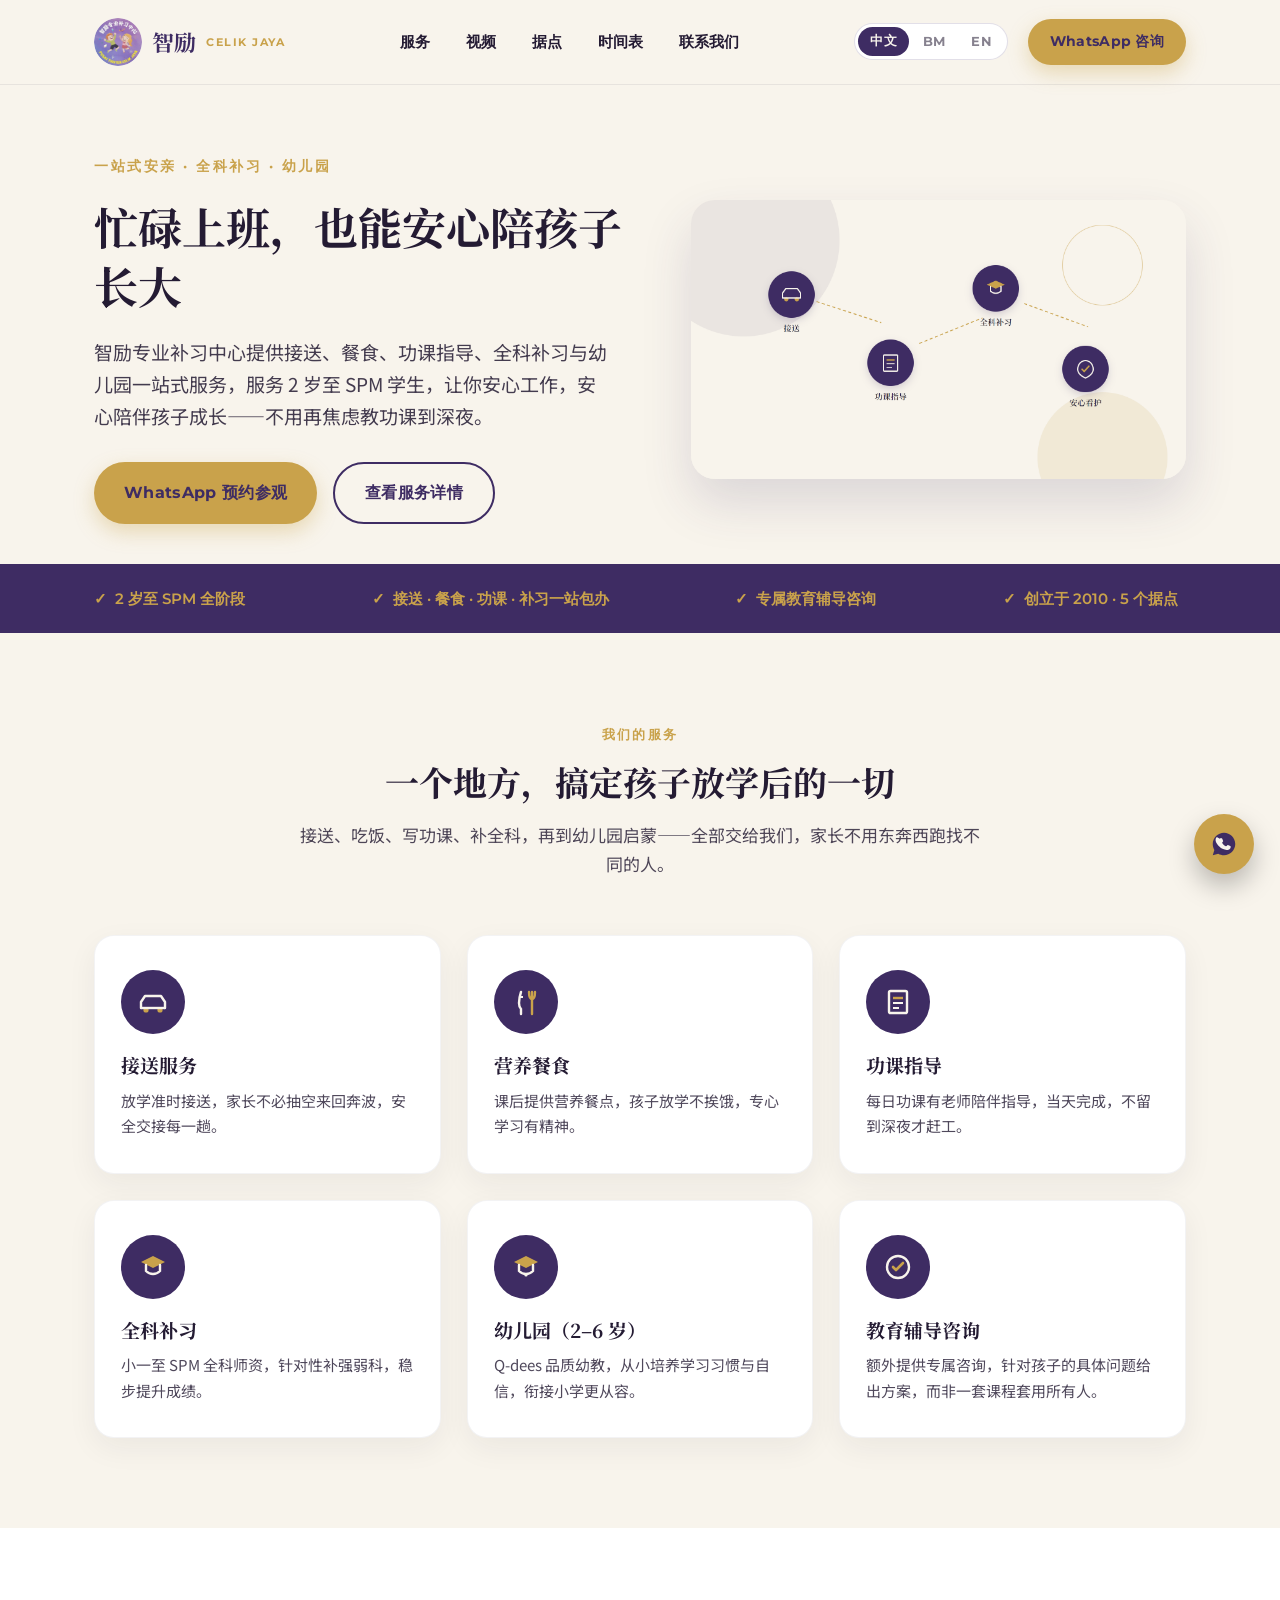
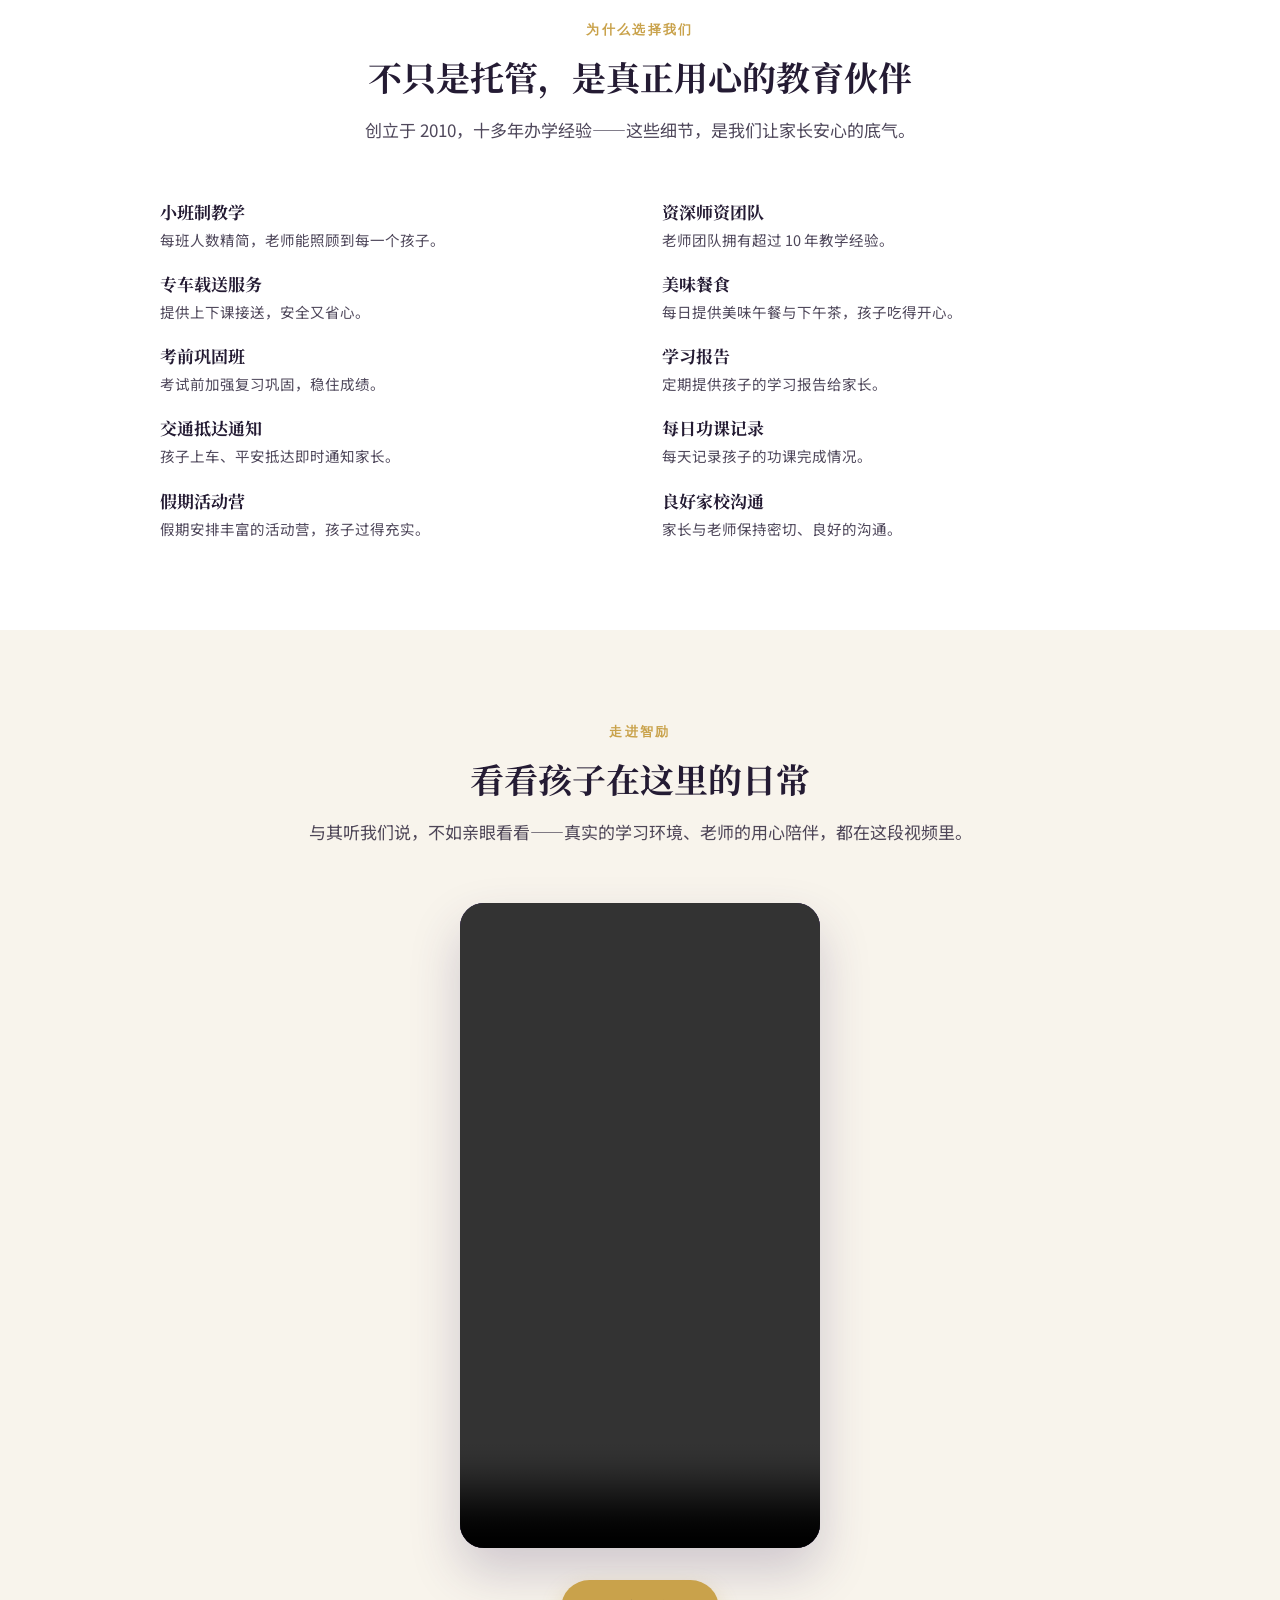
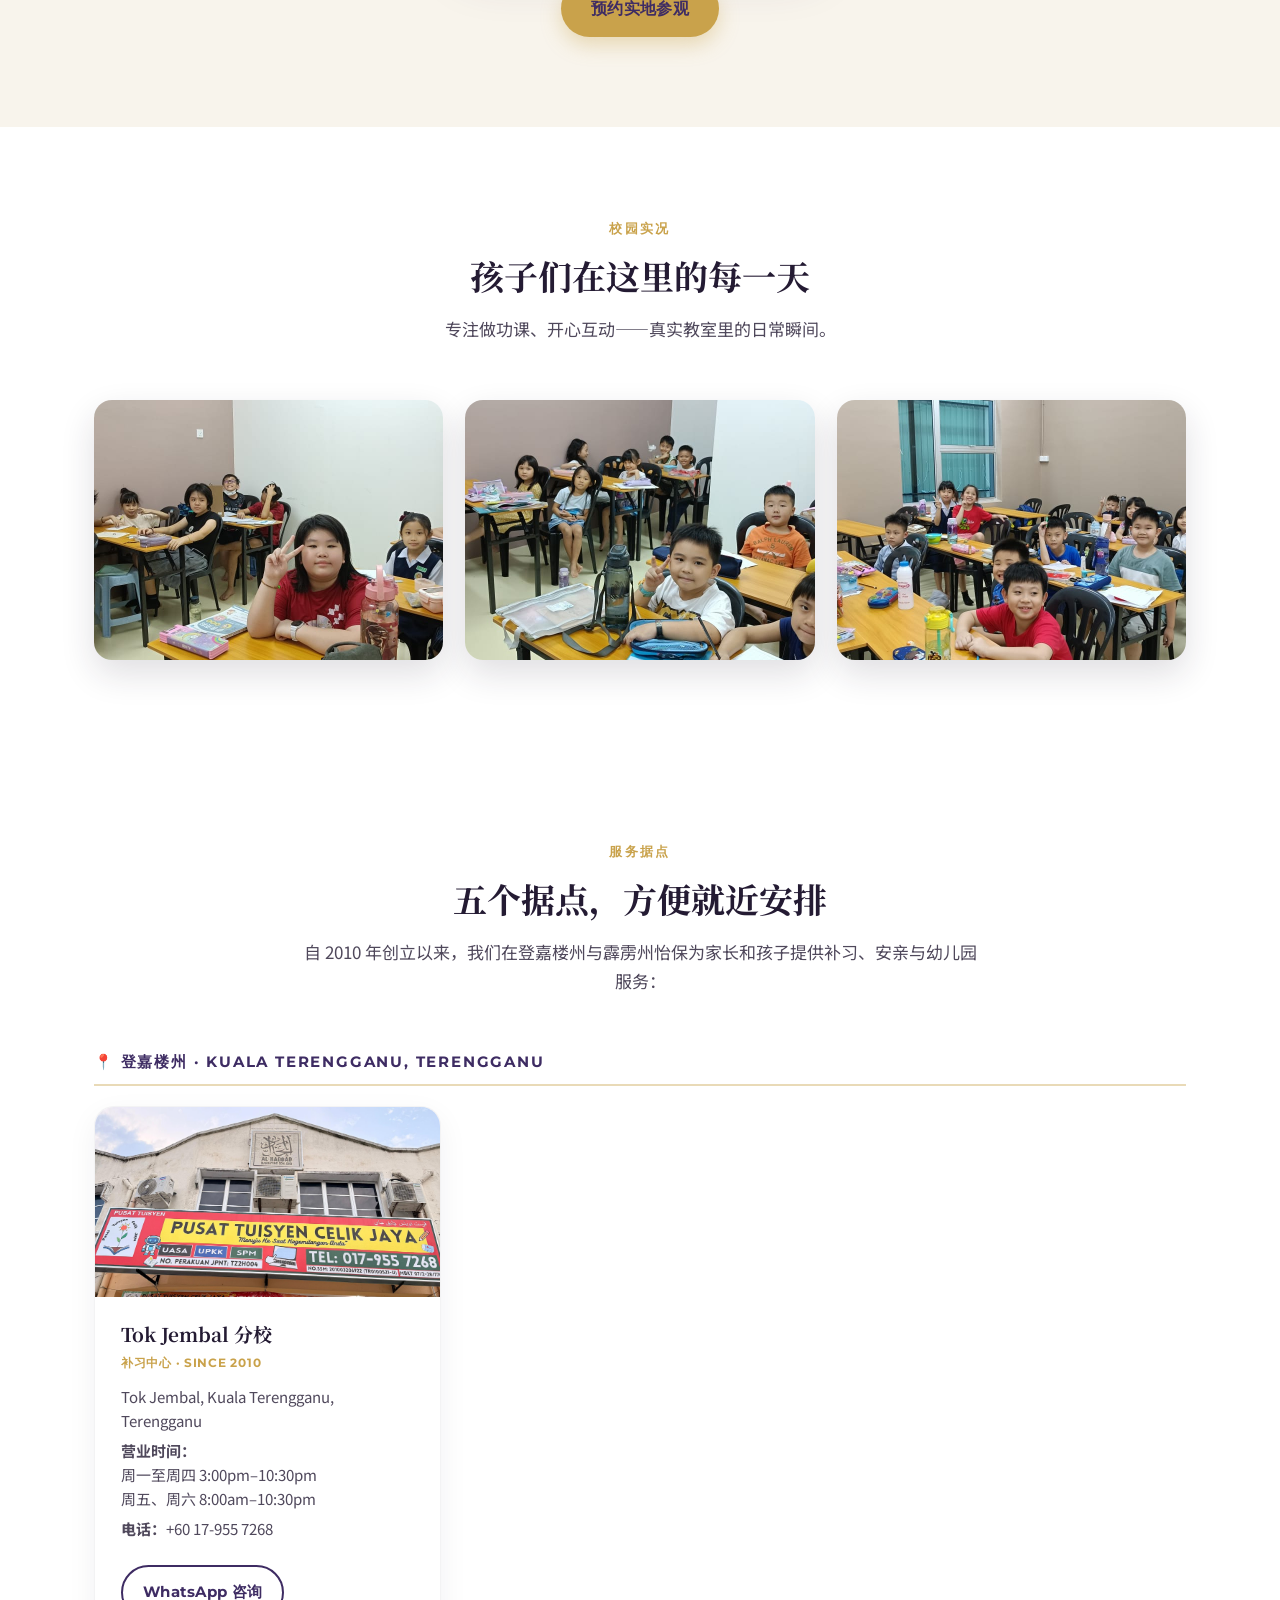
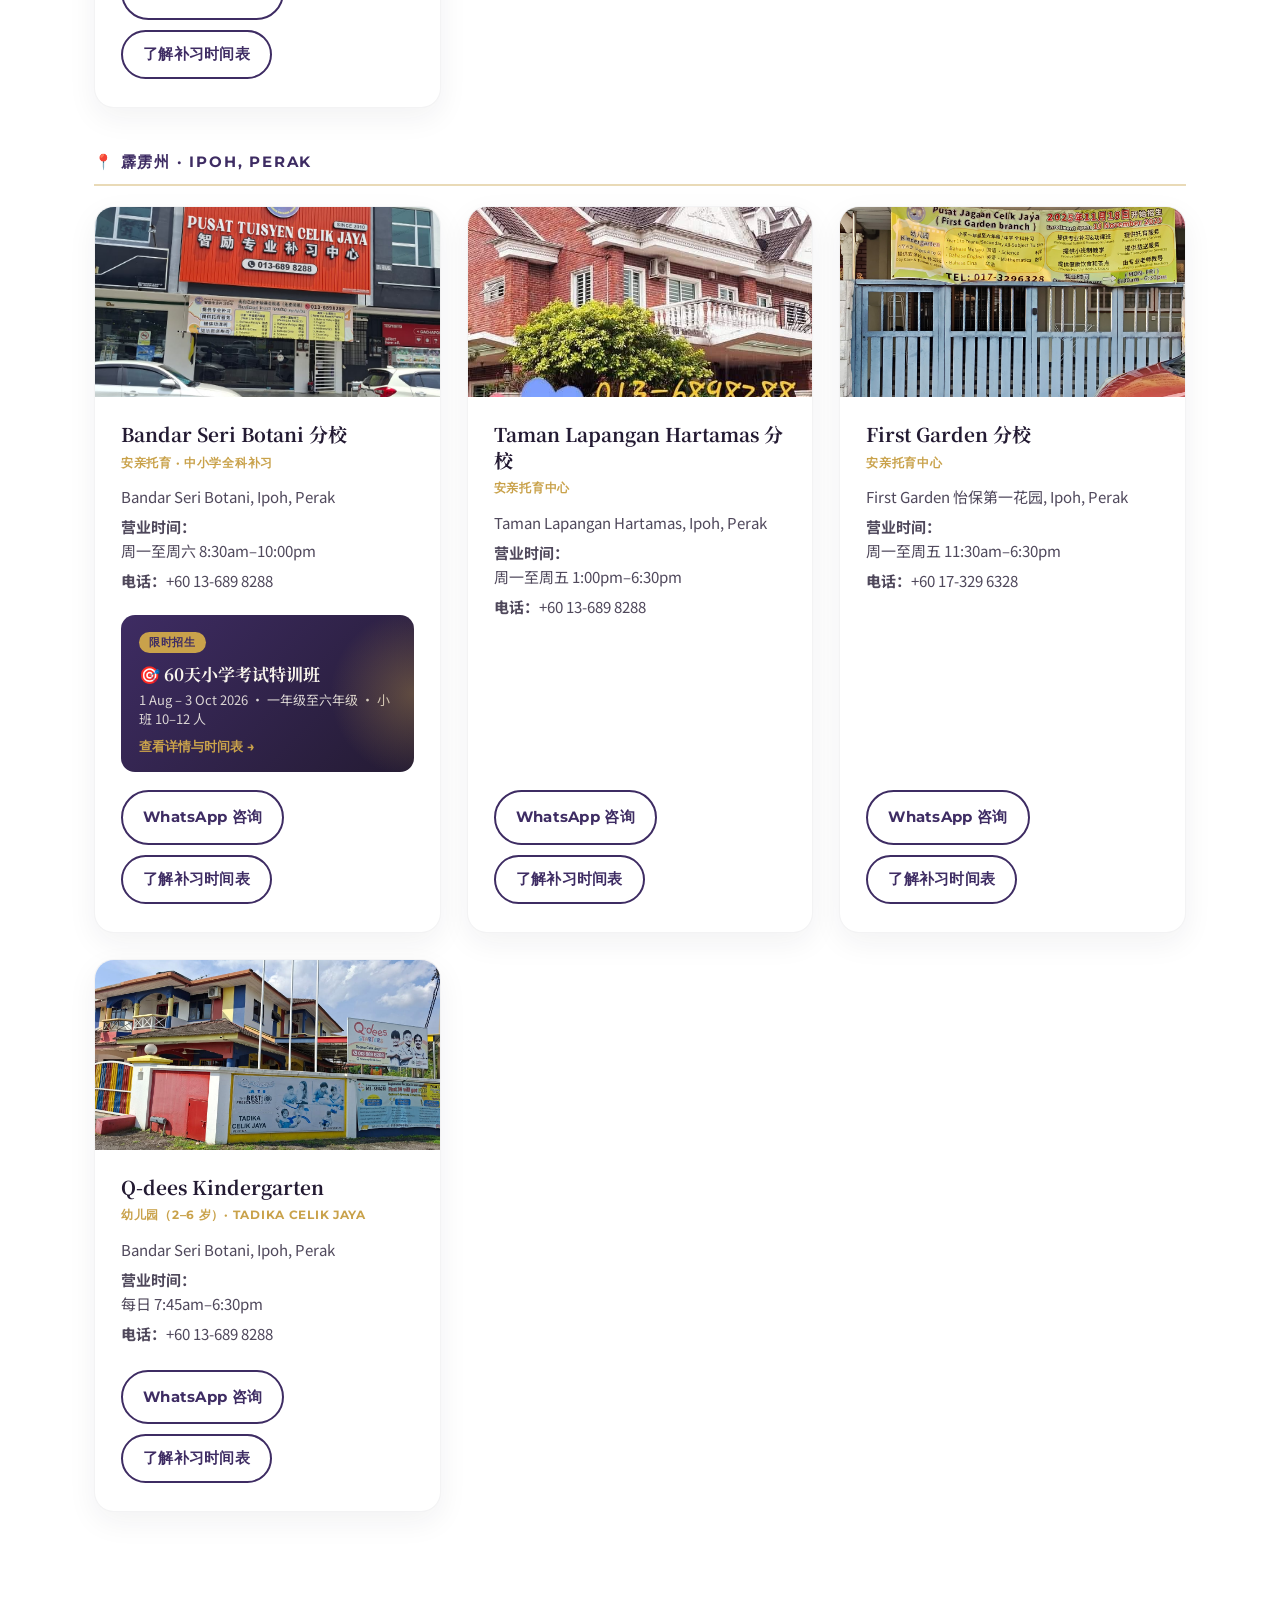
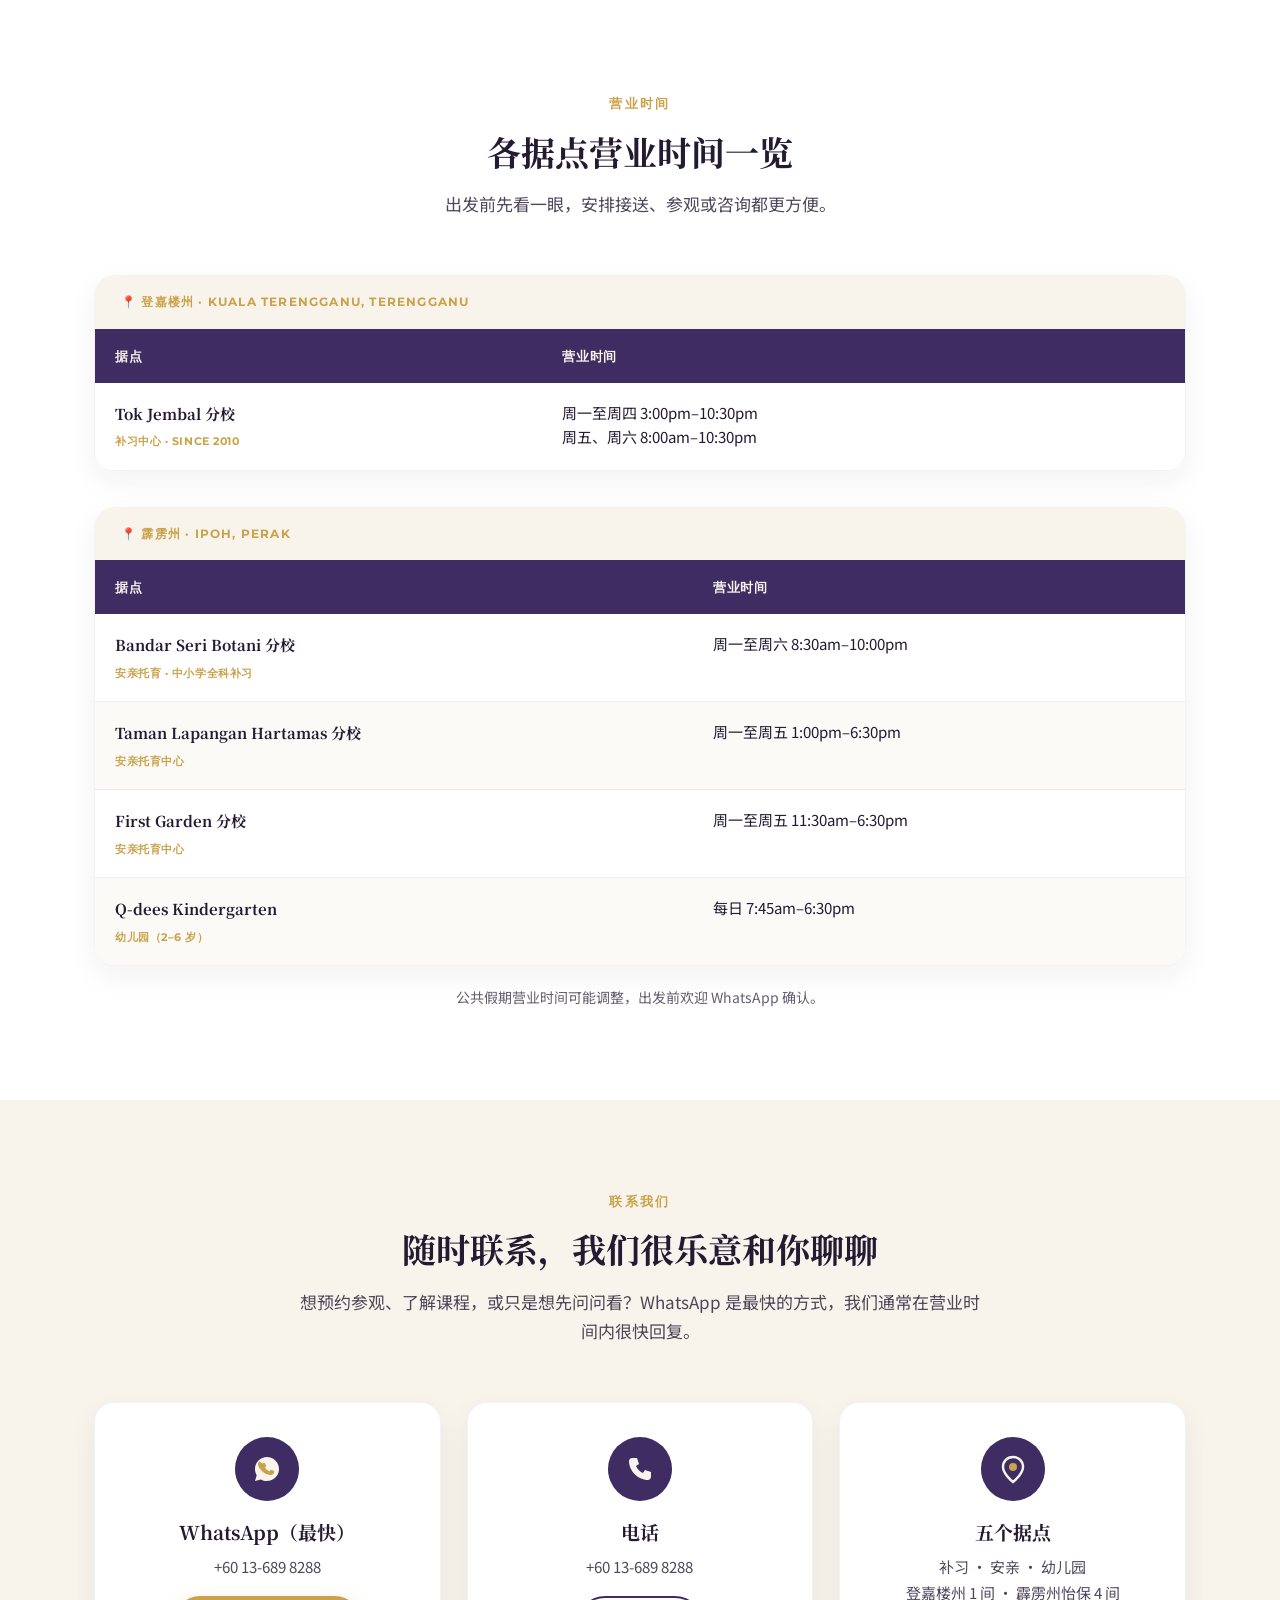
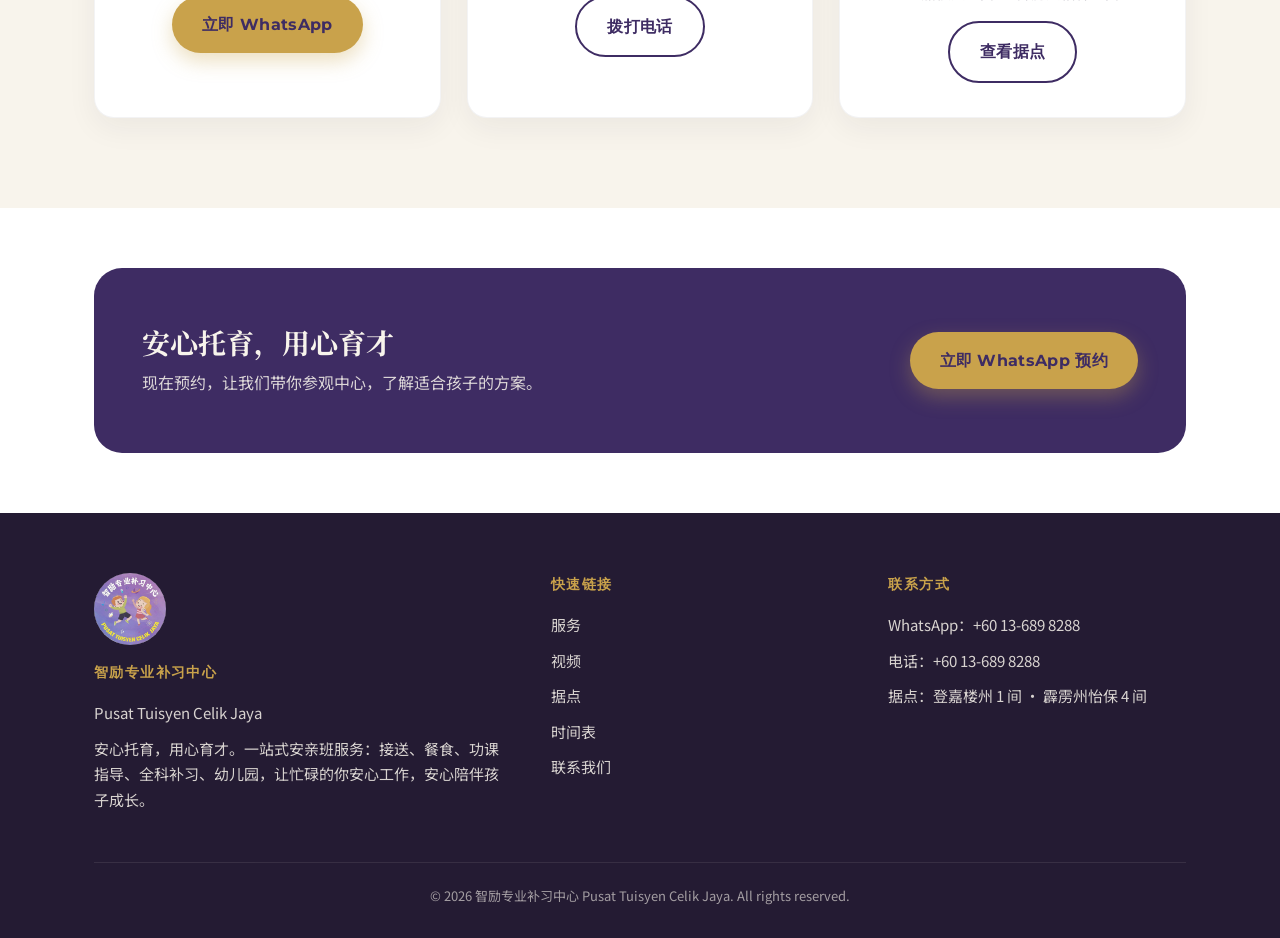
<file: index.html>
<!doctype html>
<html lang="zh">
<head>
<meta charset="UTF-8" />
<meta name="viewport" content="width=device-width, initial-scale=1.0" />
<title data-i18n="page_title">智励专业补习中心 Pusat Tuisyen Celik Jaya｜一站式安亲班 · 全科补习 · 幼儿园</title>
<meta name="description" data-i18n-content="page_description" content="安心托育，用心育才。智励专业补习中心提供接送、餐食、功课指导、全科补习与幼儿园一站式服务，服务 2 岁至 SPM 学生，登嘉楼与怡保共 5 个据点，让忙碌的家长安心工作、安心陪伴孩子成长。" />
<meta name="robots" content="index, follow" />
<link rel="canonical" href="https://celikjayaeducation.com.my/" />
<meta property="og:type" content="website" />
<meta property="og:site_name" content="智励专业补习中心 Pusat Tuisyen Celik Jaya" />
<meta property="og:title" content="智励专业补习中心 Pusat Tuisyen Celik Jaya｜一站式安亲班 · 全科补习 · 幼儿园" />
<meta property="og:description" content="安心托育，用心育才。智励专业补习中心提供接送、餐食、功课指导、全科补习与幼儿园一站式服务，服务 2 岁至 SPM 学生，登嘉楼与怡保共 5 个据点，让忙碌的家长安心工作、安心陪伴孩子成长。" />
<meta property="og:url" content="https://celikjayaeducation.com.my/" />
<meta property="og:image" content="https://celikjayaeducation.com.my/assets/img/hero-home.png" />
<meta property="og:locale" content="zh_CN" />
<meta name="twitter:card" content="summary_large_image" />
<link rel="preconnect" href="https://fonts.googleapis.com" />
<link href="https://fonts.googleapis.com/css2?family=Noto+Serif+SC:wght@600;700&family=Noto+Sans+SC:wght@400;500;700&family=Montserrat:wght@400;600;700&display=swap" rel="stylesheet" />
<link rel="stylesheet" href="css/style.css" />
</head>
<body>

<header class="site-header">
<div class="container">
<a href="#top" class="logo"><img src="assets/img/logo.jpg" alt="智励专业补习中心 Pusat Tuisyen Celik Jaya" />智励 <span class="logo-sub">Celik Jaya</span></a>
<nav class="main-nav">
<a href="#services" data-i18n="nav_services">服务</a>
<a href="#video" data-i18n="nav_video">视频</a>
<a href="#branches" data-i18n="nav_branches">据点</a>
<a href="#schedule" data-i18n="nav_schedule">时间表</a>
<a href="#contact" data-i18n="nav_contact">联系我们</a>
<div class="lang-switch lang-switch-mobile">
<button type="button" class="lang-btn" data-lang="zh">中文</button>
<button type="button" class="lang-btn" data-lang="bm">BM</button>
<button type="button" class="lang-btn" data-lang="en">EN</button>
</div>
</nav>
<div class="header-cta">
<div class="lang-switch">
<button type="button" class="lang-btn" data-lang="zh">中文</button>
<button type="button" class="lang-btn" data-lang="bm">BM</button>
<button type="button" class="lang-btn" data-lang="en">EN</button>
</div>
<a href="https://wa.me/60136898288?text=Hi%2C%20我想咨询安亲班%2F补习课程" class="btn btn-primary" target="_blank" rel="noopener" data-i18n="header_wa">WhatsApp 咨询</a>
<button class="nav-toggle" aria-label="打开菜单"><span></span><span></span><span></span></button>
</div>
</div>
</header>

<!-- HERO -->
<section class="hero" id="top">
<div class="container">
<div class="hero-copy">
<div class="hero-eyebrow" data-i18n="hero_eyebrow">一站式安亲 · 全科补习 · 幼儿园</div>
<h1 data-i18n="hero_title">忙碌上班，也能安心陪孩子长大</h1>
<p class="lead" data-i18n="hero_lead">智励专业补习中心提供接送、餐食、功课指导、全科补习与幼儿园一站式服务，服务 2 岁至 SPM 学生，让你安心工作，安心陪伴孩子成长——不用再焦虑教功课到深夜。</p>
<div class="hero-actions">
<a href="https://wa.me/60136898288?text=Hi%2C%20我想预约参观安亲班" class="btn btn-primary" target="_blank" rel="noopener" data-i18n="hero_btn1">WhatsApp 预约参观</a>
<a href="#services" class="btn btn-outline dark" data-i18n="hero_btn2">查看服务详情</a>
</div>
</div>
<div class="hero-media">
<img src="assets/img/hero-home.png" alt="智励专业补习中心一站式服务：接送、功课指导、全科补习、安心看护" />
</div>
</div>
</section>

<!-- TRUST STRIP -->
<div class="trust-strip">
<div class="container">
<div><span>✓</span><span data-i18n="trust1">2 岁至 SPM 全阶段</span></div>
<div><span>✓</span><span data-i18n="trust2">接送 · 餐食 · 功课 · 补习一站包办</span></div>
<div><span>✓</span><span data-i18n="trust3">专属教育辅导咨询</span></div>
<div><span>✓</span><span data-i18n="trust4">创立于 2010 · 5 个据点</span></div>
</div>
</div>

<!-- SERVICES -->
<section class="section" id="services">
<div class="container">
<div class="section-head">
<div class="section-eyebrow" data-i18n="svc_eyebrow">我们的服务</div>
<h2 data-i18n="svc_title">一个地方，搞定孩子放学后的一切</h2>
<p data-i18n="svc_desc">接送、吃饭、写功课、补全科，再到幼儿园启蒙——全部交给我们，家长不用东奔西跑找不同的人。</p>
</div>
<div class="grid cols-3">
<div class="card">
<div class="icon-disc"><svg viewBox="0 0 32 32" fill="none"><path d="M4 22 L4 16 L8 10 L24 10 L28 16 L28 22" stroke="#F8F4EC" stroke-width="2.4" fill="none" stroke-linecap="round" stroke-linejoin="round"/><circle cx="9" cy="24" r="2.6" fill="#C9A24B"/><circle cx="23" cy="24" r="2.6" fill="#C9A24B"/><line x1="4" y1="22" x2="28" y2="22" stroke="#F8F4EC" stroke-width="2.4"/></svg></div>
<h3 data-i18n="svc1_title">接送服务</h3>
<p data-i18n="svc1_desc">放学准时接送，家长不必抽空来回奔波，安全交接每一趟。</p>
</div>
<div class="card">
<div class="icon-disc"><svg viewBox="0 0 32 32" fill="none"><path d="M11 6 C11 6 9 12 9 17 C9 21 11 23 11 23 L11 28" stroke="#F8F4EC" stroke-width="2.4" fill="none" stroke-linecap="round"/><line x1="9" y1="11" x2="13" y2="11" stroke="#F8F4EC" stroke-width="2"/><path d="M22 6 L22 28 M19 6 C19 6 19 13 22 13 C25 13 25 6 25 6" stroke="#C9A24B" stroke-width="2.4" fill="none" stroke-linecap="round"/></svg></div>
<h3 data-i18n="svc2_title">营养餐食</h3>
<p data-i18n="svc2_desc">课后提供营养餐点，孩子放学不挨饿，专心学习有精神。</p>
</div>
<div class="card">
<div class="icon-disc"><svg viewBox="0 0 32 32" fill="none"><rect x="7" y="5" width="18" height="22" rx="1.6" stroke="#F8F4EC" stroke-width="2.4" fill="none"/><line x1="11" y1="12" x2="21" y2="12" stroke="#C9A24B" stroke-width="2.4"/><line x1="11" y1="17" x2="21" y2="17" stroke="#F8F4EC" stroke-width="2"/><line x1="11" y1="22" x2="17" y2="22" stroke="#F8F4EC" stroke-width="2"/></svg></div>
<h3 data-i18n="svc3_title">功课指导</h3>
<p data-i18n="svc3_desc">每日功课有老师陪伴指导，当天完成，不留到深夜才赶工。</p>
</div>
<div class="card">
<div class="icon-disc"><svg viewBox="0 0 32 32" fill="none"><path d="M16 5 L28 11 L16 17 L4 11 Z" fill="#C9A24B"/><path d="M9 14 L9 20 C9 20 12 23 16 23 C20 23 23 20 23 20 L23 14" stroke="#F8F4EC" stroke-width="2.4" fill="none" stroke-linecap="round"/></svg></div>
<h3 data-i18n="svc4_title">全科补习</h3>
<p data-i18n="svc4_desc">小一至 SPM 全科师资，针对性补强弱科，稳步提升成绩。</p>
</div>
<div class="card">
<div class="icon-disc"><svg viewBox="0 0 32 32" fill="none"><path d="M16 5 L28 11 L16 17 L4 11 Z" fill="#C9A24B"/><path d="M9 14 L9 20 C9 20 12 23 16 23 C20 23 23 20 23 20 L23 14" stroke="#F8F4EC" stroke-width="2.4" fill="none" stroke-linecap="round"/><circle cx="16" cy="24" r="1.6" fill="#F8F4EC"/></svg></div>
<h3 data-i18n="svc5_title">幼儿园（2–6 岁）</h3>
<p data-i18n="svc5_desc">Q-dees 品质幼教，从小培养学习习惯与自信，衔接小学更从容。</p>
</div>
<div class="card">
<div class="icon-disc"><svg viewBox="0 0 32 32" fill="none"><circle cx="16" cy="16" r="11" stroke="#F8F4EC" stroke-width="2.4" fill="none"/><path d="M11 16 L14 19 L21 12" stroke="#C9A24B" stroke-width="2.6" fill="none" stroke-linecap="round" stroke-linejoin="round"/></svg></div>
<h3 data-i18n="svc6_title">教育辅导咨询</h3>
<p data-i18n="svc6_desc">额外提供专属咨询，针对孩子的具体问题给出方案，而非一套课程套用所有人。</p>
</div>
</div>
</div>
</section>

<!-- WHY US -->
<section class="section bg-alt">
<div class="container">
<div class="section-head">
<div class="section-eyebrow" data-i18n="why_eyebrow">为什么选择我们</div>
<h2 data-i18n="why_title">不只是托管，是真正用心的教育伙伴</h2>
<p data-i18n="why_desc">创立于 2010，十多年办学经验——这些细节，是我们让家长安心的底气。</p>
</div>
<div class="reason-grid">
<div class="reason-item">
<div class="reason-check"><svg viewBox="0 0 24 24" fill="none"><path d="M5 12.5 L10 17 L19 7" stroke="#C9A24B" stroke-width="2.6" fill="none" stroke-linecap="round" stroke-linejoin="round"/></svg></div>
<div><h3 data-i18n="why1_title">小班制教学</h3><p data-i18n="why1_desc">每班人数精简，老师能照顾到每一个孩子。</p></div>
</div>
<div class="reason-item">
<div class="reason-check"><svg viewBox="0 0 24 24" fill="none"><path d="M5 12.5 L10 17 L19 7" stroke="#C9A24B" stroke-width="2.6" fill="none" stroke-linecap="round" stroke-linejoin="round"/></svg></div>
<div><h3 data-i18n="why2_title">资深师资团队</h3><p data-i18n="why2_desc">老师团队拥有超过 10 年教学经验。</p></div>
</div>
<div class="reason-item">
<div class="reason-check"><svg viewBox="0 0 24 24" fill="none"><path d="M5 12.5 L10 17 L19 7" stroke="#C9A24B" stroke-width="2.6" fill="none" stroke-linecap="round" stroke-linejoin="round"/></svg></div>
<div><h3 data-i18n="why3_title">专车载送服务</h3><p data-i18n="why3_desc">提供上下课接送，安全又省心。</p></div>
</div>
<div class="reason-item">
<div class="reason-check"><svg viewBox="0 0 24 24" fill="none"><path d="M5 12.5 L10 17 L19 7" stroke="#C9A24B" stroke-width="2.6" fill="none" stroke-linecap="round" stroke-linejoin="round"/></svg></div>
<div><h3 data-i18n="why4_title">美味餐食</h3><p data-i18n="why4_desc">每日提供美味午餐与下午茶，孩子吃得开心。</p></div>
</div>
<div class="reason-item">
<div class="reason-check"><svg viewBox="0 0 24 24" fill="none"><path d="M5 12.5 L10 17 L19 7" stroke="#C9A24B" stroke-width="2.6" fill="none" stroke-linecap="round" stroke-linejoin="round"/></svg></div>
<div><h3 data-i18n="why5_title">考前巩固班</h3><p data-i18n="why5_desc">考试前加强复习巩固，稳住成绩。</p></div>
</div>
<div class="reason-item">
<div class="reason-check"><svg viewBox="0 0 24 24" fill="none"><path d="M5 12.5 L10 17 L19 7" stroke="#C9A24B" stroke-width="2.6" fill="none" stroke-linecap="round" stroke-linejoin="round"/></svg></div>
<div><h3 data-i18n="why6_title">学习报告</h3><p data-i18n="why6_desc">定期提供孩子的学习报告给家长。</p></div>
</div>
<div class="reason-item">
<div class="reason-check"><svg viewBox="0 0 24 24" fill="none"><path d="M5 12.5 L10 17 L19 7" stroke="#C9A24B" stroke-width="2.6" fill="none" stroke-linecap="round" stroke-linejoin="round"/></svg></div>
<div><h3 data-i18n="why7_title">交通抵达通知</h3><p data-i18n="why7_desc">孩子上车、平安抵达即时通知家长。</p></div>
</div>
<div class="reason-item">
<div class="reason-check"><svg viewBox="0 0 24 24" fill="none"><path d="M5 12.5 L10 17 L19 7" stroke="#C9A24B" stroke-width="2.6" fill="none" stroke-linecap="round" stroke-linejoin="round"/></svg></div>
<div><h3 data-i18n="why8_title">每日功课记录</h3><p data-i18n="why8_desc">每天记录孩子的功课完成情况。</p></div>
</div>
<div class="reason-item">
<div class="reason-check"><svg viewBox="0 0 24 24" fill="none"><path d="M5 12.5 L10 17 L19 7" stroke="#C9A24B" stroke-width="2.6" fill="none" stroke-linecap="round" stroke-linejoin="round"/></svg></div>
<div><h3 data-i18n="why9_title">假期活动营</h3><p data-i18n="why9_desc">假期安排丰富的活动营，孩子过得充实。</p></div>
</div>
<div class="reason-item">
<div class="reason-check"><svg viewBox="0 0 24 24" fill="none"><path d="M5 12.5 L10 17 L19 7" stroke="#C9A24B" stroke-width="2.6" fill="none" stroke-linecap="round" stroke-linejoin="round"/></svg></div>
<div><h3 data-i18n="why10_title">良好家校沟通</h3><p data-i18n="why10_desc">家长与老师保持密切、良好的沟通。</p></div>
</div>
</div>
</div>
</section>

<!-- VIDEO -->
<section class="section" id="video">
<div class="container">
<div class="section-head">
<div class="section-eyebrow" data-i18n="video_eyebrow">走进智励</div>
<h2 data-i18n="video_title">看看孩子在这里的日常</h2>
<p data-i18n="video_desc">与其听我们说，不如亲眼看看——真实的学习环境、老师的用心陪伴，都在这段视频里。</p>
</div>
<div class="video-wrap">
<video src="assets/video/center-tour.mp4" controls playsinline preload="metadata"></video>
</div>
<div style="text-align:center; margin-top:32px;">
<a href="https://wa.me/60136898288?text=Hi%2C%20我想预约参观安亲班" class="btn btn-primary" target="_blank" rel="noopener" data-i18n="video_btn">预约实地参观</a>
</div>
</div>
</section>

<!-- GALLERY -->
<section class="section bg-alt">
<div class="container">
<div class="section-head">
<div class="section-eyebrow" data-i18n="gallery_eyebrow">校园实况</div>
<h2 data-i18n="gallery_title">孩子们在这里的每一天</h2>
<p data-i18n="gallery_desc">专注做功课、开心互动——真实教室里的日常瞬间。</p>
</div>
<div class="gallery-grid">
<img src="assets/img/gallery/classroom-1.jpg" alt="智励专业补习中心教室实况" loading="lazy" />
<img src="assets/img/gallery/classroom-2.jpg" alt="智励专业补习中心教室实况" loading="lazy" />
<img src="assets/img/gallery/classroom-3.jpg" alt="智励专业补习中心教室实况" loading="lazy" />
</div>
</div>
</section>

<!-- BRANCHES -->
<section class="section bg-alt" id="branches">
<div class="container">
<div class="section-head">
<div class="section-eyebrow" data-i18n="branches_eyebrow">服务据点</div>
<h2 data-i18n="branches_title">五个据点，方便就近安排</h2>
<p data-i18n="branches_desc">自 2010 年创立以来，我们在登嘉楼州与霹雳州怡保为家长和孩子提供补习、安亲与幼儿园服务：</p>
</div>

<h3 class="region-head" data-i18n="region_terengganu">📍 登嘉楼州 · Kuala Terengganu, Terengganu</h3>
<div class="grid cols-3" style="margin-bottom:44px;">
<div class="card branch-card">
<img class="branch-photo" src="assets/img/branches/tok-jembal.jpg" alt="Tok Jembal 分校" onerror="this.outerHTML='&lt;div class=&quot;branch-photo-fallback&quot;&gt;&lt;svg viewBox=&quot;0 0 32 32&quot; fill=&quot;none&quot;&gt;&lt;path d=&quot;M16 4 C10 4 6 8.5 6 14 C6 21 16 29 16 29 C16 29 26 21 26 14 C26 8.5 22 4 16 4 Z&quot; stroke=&quot;%23F8F4EC&quot; stroke-width=&quot;2&quot; fill=&quot;none&quot;/&gt;&lt;circle cx=&quot;16&quot; cy=&quot;14&quot; r=&quot;4&quot; fill=&quot;%23C9A24B&quot;/&gt;&lt;/svg&gt;&lt;/div&gt;'" />
<div class="branch-body">
<h3>Tok Jembal 分校</h3>
<div class="branch-tag" data-i18n="tag_tokjembal">补习中心 · Since 2010</div>
<p class="branch-meta">Tok Jembal, Kuala Terengganu, Terengganu</p>
<p class="branch-meta"><strong data-i18n="branch_hours_label">营业时间：</strong><br/><span data-i18n-html="hours_tokjembal">周一至周四 3:00pm–10:30pm<br/>周五、周六 8:00am–10:30pm</span></p>
<p class="branch-meta"><strong data-i18n="branch_phone_label">电话：</strong>+60 17-955 7268</p>
<div class="branch-actions">
<a href="https://wa.me/60179557268?text=Saya%20berminat%20pakej%20tuition" class="btn btn-outline dark" target="_blank" rel="noopener" data-i18n="branch_wa_btn">WhatsApp 咨询</a>
<button type="button" class="btn btn-outline dark timetable-btn" data-branch="Tok Jembal" data-img="assets/img/timetables/tok-jembal.jpg" data-wa="https://wa.me/60179557268?text=Saya%20berminat%20pakej%20tuition" data-i18n="branch_tt_btn">了解补习时间表</button>
</div>
</div>
</div>
</div>

<h3 class="region-head" data-i18n="region_perak">📍 霹雳州 · Ipoh, Perak</h3>
<div class="grid cols-3">
<div class="card branch-card">
<img class="branch-photo" src="assets/img/branches/bandar-seri-botani.jpg" alt="Bandar Seri Botani 分校" onerror="this.outerHTML='&lt;div class=&quot;branch-photo-fallback&quot;&gt;&lt;svg viewBox=&quot;0 0 32 32&quot; fill=&quot;none&quot;&gt;&lt;path d=&quot;M16 4 C10 4 6 8.5 6 14 C6 21 16 29 16 29 C16 29 26 21 26 14 C26 8.5 22 4 16 4 Z&quot; stroke=&quot;%23F8F4EC&quot; stroke-width=&quot;2&quot; fill=&quot;none&quot;/&gt;&lt;circle cx=&quot;16&quot; cy=&quot;14&quot; r=&quot;4&quot; fill=&quot;%23C9A24B&quot;/&gt;&lt;/svg&gt;&lt;/div&gt;'" />
<div class="branch-body">
<h3>Bandar Seri Botani 分校</h3>
<div class="branch-tag" data-i18n="tag_bsb">安亲托育 · 中小学全科补习</div>
<p class="branch-meta">Bandar Seri Botani, Ipoh, Perak</p>
<p class="branch-meta"><strong data-i18n="branch_hours_label">营业时间：</strong><br/><span data-i18n-html="hours_bsb">周一至周六 8:30am–10:00pm</span></p>
<p class="branch-meta"><strong data-i18n="branch_phone_label">电话：</strong>+60 13-689 8288</p>
<button type="button" class="examcamp-teaser" id="examcamp-open">
<span class="examcamp-badge" data-i18n="examcamp_badge">限时招生</span>
<h4 data-i18n="examcamp_teaser_title">🎯 60天小学考试特训班</h4>
<p data-i18n="examcamp_teaser_desc">1 Aug – 3 Oct 2026 · 一年级至六年级 · 小班 10–12 人</p>
<span class="examcamp-cta-hint" data-i18n="examcamp_hint">查看详情与时间表 →</span>
</button>
<div class="branch-actions">
<a href="https://wa.me/60136898288?text=%E6%88%91%E6%9C%89%E5%85%B4%E8%B6%A3%E8%AF%A2%E9%97%AE%E5%85%B3%E4%BA%8E%E5%AE%89%E4%BA%B2%E7%8F%AD%2F%E8%A1%A5%E4%B9%A0" class="btn btn-outline dark" target="_blank" rel="noopener" data-i18n="branch_wa_btn">WhatsApp 咨询</a>
<button type="button" class="btn btn-outline dark timetable-btn" data-branch="Bandar Seri Botani" data-img="assets/img/timetables/bandar-seri-botani.jpg" data-wa="https://wa.me/60136898288?text=%E6%88%91%E6%9C%89%E5%85%B4%E8%B6%A3%E8%AF%A2%E9%97%AE%E5%85%B3%E4%BA%8E%E5%AE%89%E4%BA%B2%E7%8F%AD%2F%E8%A1%A5%E4%B9%A0" data-i18n="branch_tt_btn">了解补习时间表</button>
</div>
</div>
</div>
<div class="card branch-card">
<img class="branch-photo" src="assets/img/branches/taman-lapangan-hartamas.jpg" alt="Taman Lapangan Hartamas 分校" onerror="this.outerHTML='&lt;div class=&quot;branch-photo-fallback&quot;&gt;&lt;svg viewBox=&quot;0 0 32 32&quot; fill=&quot;none&quot;&gt;&lt;path d=&quot;M16 4 C10 4 6 8.5 6 14 C6 21 16 29 16 29 C16 29 26 21 26 14 C26 8.5 22 4 16 4 Z&quot; stroke=&quot;%23F8F4EC&quot; stroke-width=&quot;2&quot; fill=&quot;none&quot;/&gt;&lt;circle cx=&quot;16&quot; cy=&quot;14&quot; r=&quot;4&quot; fill=&quot;%23C9A24B&quot;/&gt;&lt;/svg&gt;&lt;/div&gt;'" />
<div class="branch-body">
<h3>Taman Lapangan Hartamas 分校</h3>
<div class="branch-tag" data-i18n="tag_aftercare">安亲托育中心</div>
<p class="branch-meta">Taman Lapangan Hartamas, Ipoh, Perak</p>
<p class="branch-meta"><strong data-i18n="branch_hours_label">营业时间：</strong><br/><span data-i18n-html="hours_tlh">周一至周五 1:00pm–6:30pm</span></p>
<p class="branch-meta"><strong data-i18n="branch_phone_label">电话：</strong>+60 13-689 8288</p>
<div class="branch-actions">
<a href="https://wa.me/60136898288?text=%E6%88%91%E6%9C%89%E5%85%B4%E8%B6%A3%E8%AF%A2%E9%97%AE%E5%85%B3%E4%BA%8E%E5%AE%89%E4%BA%B2%E7%8F%AD%2F%E8%A1%A5%E4%B9%A0" class="btn btn-outline dark" target="_blank" rel="noopener" data-i18n="branch_wa_btn">WhatsApp 咨询</a>
<button type="button" class="btn btn-outline dark timetable-btn" data-branch="Taman Lapangan Hartamas" data-img="assets/img/timetables/taman-lapangan-hartamas.jpg" data-wa="https://wa.me/60136898288?text=%E6%88%91%E6%9C%89%E5%85%B4%E8%B6%A3%E8%AF%A2%E9%97%AE%E5%85%B3%E4%BA%8E%E5%AE%89%E4%BA%B2%E7%8F%AD%2F%E8%A1%A5%E4%B9%A0" data-i18n="branch_tt_btn">了解补习时间表</button>
</div>
</div>
</div>
<div class="card branch-card">
<img class="branch-photo" src="assets/img/branches/first-garden.jpg" alt="First Garden 分校" onerror="this.outerHTML='&lt;div class=&quot;branch-photo-fallback&quot;&gt;&lt;svg viewBox=&quot;0 0 32 32&quot; fill=&quot;none&quot;&gt;&lt;path d=&quot;M16 4 C10 4 6 8.5 6 14 C6 21 16 29 16 29 C16 29 26 21 26 14 C26 8.5 22 4 16 4 Z&quot; stroke=&quot;%23F8F4EC&quot; stroke-width=&quot;2&quot; fill=&quot;none&quot;/&gt;&lt;circle cx=&quot;16&quot; cy=&quot;14&quot; r=&quot;4&quot; fill=&quot;%23C9A24B&quot;/&gt;&lt;/svg&gt;&lt;/div&gt;'" />
<div class="branch-body">
<h3>First Garden 分校</h3>
<div class="branch-tag" data-i18n="tag_aftercare">安亲托育中心</div>
<p class="branch-meta">First Garden 怡保第一花园, Ipoh, Perak</p>
<p class="branch-meta"><strong data-i18n="branch_hours_label">营业时间：</strong><br/><span data-i18n-html="hours_firstgarden">周一至周五 11:30am–6:30pm</span></p>
<p class="branch-meta"><strong data-i18n="branch_phone_label">电话：</strong>+60 17-329 6328</p>
<div class="branch-actions">
<a href="https://wa.me/60173296328?text=%E6%88%91%E6%9C%89%E5%85%B4%E8%B6%A3%E8%AF%A2%E9%97%AE%E5%85%B3%E4%BA%8E%E5%AE%89%E4%BA%B2%E7%8F%AD%2F%E8%A1%A5%E4%B9%A0" class="btn btn-outline dark" target="_blank" rel="noopener" data-i18n="branch_wa_btn">WhatsApp 咨询</a>
<button type="button" class="btn btn-outline dark timetable-btn" data-branch="First Garden" data-img="assets/img/timetables/first-garden.jpg" data-wa="https://wa.me/60173296328?text=%E6%88%91%E6%9C%89%E5%85%B4%E8%B6%A3%E8%AF%A2%E9%97%AE%E5%85%B3%E4%BA%8E%E5%AE%89%E4%BA%B2%E7%8F%AD%2F%E8%A1%A5%E4%B9%A0" data-i18n="branch_tt_btn">了解补习时间表</button>
</div>
</div>
</div>
<div class="card branch-card">
<img class="branch-photo" src="assets/img/branches/qdees-kindergarten.jpg" alt="Q-dees Kindergarten Tadika Celik Jaya" onerror="this.outerHTML='&lt;div class=&quot;branch-photo-fallback&quot;&gt;&lt;svg viewBox=&quot;0 0 32 32&quot; fill=&quot;none&quot;&gt;&lt;path d=&quot;M16 4 C10 4 6 8.5 6 14 C6 21 16 29 16 29 C16 29 26 21 26 14 C26 8.5 22 4 16 4 Z&quot; stroke=&quot;%23F8F4EC&quot; stroke-width=&quot;2&quot; fill=&quot;none&quot;/&gt;&lt;circle cx=&quot;16&quot; cy=&quot;14&quot; r=&quot;4&quot; fill=&quot;%23C9A24B&quot;/&gt;&lt;/svg&gt;&lt;/div&gt;'" />
<div class="branch-body">
<h3>Q-dees Kindergarten</h3>
<div class="branch-tag" data-i18n="tag_kindergarten">幼儿园（2–6 岁）· Tadika Celik Jaya</div>
<p class="branch-meta">Bandar Seri Botani, Ipoh, Perak</p>
<p class="branch-meta"><strong data-i18n="branch_hours_label">营业时间：</strong><br/><span data-i18n-html="hours_qdees">每日 7:45am–6:30pm</span></p>
<p class="branch-meta"><strong data-i18n="branch_phone_label">电话：</strong>+60 13-689 8288</p>
<div class="branch-actions">
<a href="https://wa.me/60136898288?text=I%27m%20interested%20in%20pre-school%20for%20age%202%20to%206" class="btn btn-outline dark" target="_blank" rel="noopener" data-i18n="branch_wa_btn">WhatsApp 咨询</a>
<button type="button" class="btn btn-outline dark timetable-btn" data-branch="Q-dees Kindergarten" data-img="assets/img/timetables/qdees-kindergarten.jpg" data-wa="https://wa.me/60136898288?text=I%27m%20interested%20in%20pre-school%20for%20age%202%20to%206" data-i18n="branch_tt_btn">了解补习时间表</button>
</div>
</div>
</div>
</div>
</div>
</section>

<!-- SCHEDULE -->
<section class="section bg-alt" id="schedule">
<div class="container">
<div class="section-head">
<div class="section-eyebrow" data-i18n="schedule_eyebrow">营业时间</div>
<h2 data-i18n="schedule_title">各据点营业时间一览</h2>
<p data-i18n="schedule_desc">出发前先看一眼，安排接送、参观或咨询都更方便。</p>
</div>
<div class="schedule-wrap" id="schedule-terengganu">
<table class="schedule-table">
<caption data-i18n="region_terengganu">📍 登嘉楼州 · Kuala Terengganu</caption>
<thead>
<tr><th data-i18n="schedule_col_branch">据点</th><th data-i18n="schedule_col_hours">营业时间</th></tr>
</thead>
<tbody>
<tr>
<td>
<div class="sch-branch">Tok Jembal 分校</div>
<div class="sch-tag" data-i18n="tag_tokjembal">补习中心 · Since 2010</div>
</td>
<td class="sch-hours" data-i18n-html="hours_tokjembal">周一至周四 3:00pm–10:30pm<br/>周五、周六 8:00am–10:30pm</td>
</tr>
</tbody>
</table>
</div>

<div style="height:36px;"></div>

<div class="schedule-wrap" id="schedule-perak">
<table class="schedule-table">
<caption data-i18n="region_perak">📍 霹雳州 · Ipoh, Perak</caption>
<thead>
<tr><th data-i18n="schedule_col_branch">据点</th><th data-i18n="schedule_col_hours">营业时间</th></tr>
</thead>
<tbody>
<tr>
<td>
<div class="sch-branch">Bandar Seri Botani 分校</div>
<div class="sch-tag" data-i18n="tag_bsb">安亲托育 · 中小学全科补习</div>
</td>
<td class="sch-hours" data-i18n-html="hours_bsb">周一至周六 8:30am–10:00pm</td>
</tr>
<tr>
<td>
<div class="sch-branch">Taman Lapangan Hartamas 分校</div>
<div class="sch-tag" data-i18n="tag_aftercare">安亲托育中心</div>
</td>
<td class="sch-hours" data-i18n-html="hours_tlh">周一至周五 1:00pm–6:30pm</td>
</tr>
<tr>
<td>
<div class="sch-branch">First Garden 分校</div>
<div class="sch-tag" data-i18n="tag_aftercare">安亲托育中心</div>
</td>
<td class="sch-hours" data-i18n-html="hours_firstgarden">周一至周五 11:30am–6:30pm</td>
</tr>
<tr>
<td>
<div class="sch-branch">Q-dees Kindergarten</div>
<div class="sch-tag" data-i18n="tag_qdees_short">幼儿园（2–6 岁）</div>
</td>
<td class="sch-hours" data-i18n-html="hours_qdees">每日 7:45am–6:30pm</td>
</tr>
</tbody>
</table>
</div>
<p class="schedule-note" data-i18n="schedule_note">公共假期营业时间可能调整，出发前欢迎 WhatsApp 确认。</p>
</div>
</section>

<!-- CONTACT -->
<section class="section" id="contact">
<div class="container">
<div class="section-head">
<div class="section-eyebrow" data-i18n="contact_eyebrow">联系我们</div>
<h2 data-i18n="contact_title">随时联系，我们很乐意和你聊聊</h2>
<p data-i18n="contact_desc">想预约参观、了解课程，或只是想先问问看？WhatsApp 是最快的方式，我们通常在营业时间内很快回复。</p>
</div>
<div class="grid cols-3">
<div class="card" style="text-align:center;">
<div class="icon-disc" style="margin:0 auto 18px;">
<svg viewBox="0 0 32 32" fill="none"><path d="M16 4C9.4 4 4 9.4 4 16c0 2.3.6 4.4 1.7 6.3L4 28l5.9-1.6c1.8 1 3.9 1.6 6.1 1.6 6.6 0 12-5.4 12-12S22.6 4 16 4z" fill="#F8F4EC"/><path d="M11.5 10.5c.3-.6.6-.6 1-.6h.8c.3 0 .6.1.8.6.3.6.9 2 .9 2.1.1.2.1.4 0 .6-.1.2-.2.3-.3.5-.4.4-.7.7-.5 1 .4.7 1 1.4 1.7 2 .7.6 1.4 1 2.2 1.3.3.1.5.1.7-.1.2-.2.7-.8.9-1 .2-.3.4-.2.7-.1.3.1 1.9.9 2.2 1 .3.2.5.2.6.4.1.2.1 1-.3 2-.4.9-2 1.7-2.8 1.8-.7.1-1.6.2-4.9-1-3.9-1.6-6.4-5.4-6.6-5.7-.2-.3-1.5-2-1.5-3.9 0-1.8 1-2.7 1.3-3.1z" fill="#C9A24B"/></svg>
</div>
<h3 data-i18n="contact_wa_title">WhatsApp（最快）</h3>
<p>+60 13-689 8288</p>
<a href="https://wa.me/60136898288?text=Hi%2C%20我想咨询" class="btn btn-primary" style="margin-top:16px;" target="_blank" rel="noopener" data-i18n="contact_wa_btn">立即 WhatsApp</a>
</div>
<div class="card" style="text-align:center;">
<div class="icon-disc" style="margin:0 auto 18px;">
<svg viewBox="0 0 32 32" fill="none"><path d="M8 5 L13 5 L15 11 L12 13 C13.5 16.5 15.5 18.5 19 20 L21 17 L27 19 L27 24 C27 25.5 25.5 27 24 27 C14 27 5 18 5 8 C5 6.5 6.5 5 8 5 Z" fill="#F8F4EC"/></svg>
</div>
<h3 data-i18n="contact_call_title">电话</h3>
<p>+60 13-689 8288</p>
<a href="tel:+60136898288" class="btn btn-outline dark" style="margin-top:16px;" data-i18n="contact_call_btn">拨打电话</a>
</div>
<div class="card" style="text-align:center;">
<div class="icon-disc" style="margin:0 auto 18px;">
<svg viewBox="0 0 32 32" fill="none"><path d="M16 4 C10 4 6 8.5 6 14 C6 21 16 29 16 29 C16 29 26 21 26 14 C26 8.5 22 4 16 4 Z" stroke="#F8F4EC" stroke-width="2.4" fill="none"/><circle cx="16" cy="14" r="4" fill="#C9A24B"/></svg>
</div>
<h3 data-i18n="contact_branches_title">五个据点</h3>
<p data-i18n-html="contact_branches_desc">补习 · 安亲 · 幼儿园<br/>登嘉楼州 1 间 · 霹雳州怡保 4 间</p>
<a href="#branches" class="btn btn-outline dark" style="margin-top:16px;" data-i18n="contact_branches_btn">查看据点</a>
</div>
</div>
</div>
</section>

<!-- CTA -->
<section class="section tight bg-alt">
<div class="container">
<div class="cta-banner">
<div>
<h2 data-i18n="cta_title">安心托育，用心育才</h2>
<p data-i18n="cta_desc">现在预约，让我们带你参观中心，了解适合孩子的方案。</p>
</div>
<a href="https://wa.me/60136898288?text=Hi%2C%20我想预约参观安亲班" class="btn btn-primary" target="_blank" rel="noopener" data-i18n="cta_btn">立即 WhatsApp 预约</a>
</div>
</div>
</section>

<footer class="site-footer">
<div class="container">
<div class="footer-grid">
<div>
<img class="footer-logo" src="assets/img/logo.jpg" alt="智励专业补习中心 Pusat Tuisyen Celik Jaya" />
<h4>智励专业补习中心</h4>
<p>Pusat Tuisyen Celik Jaya</p>
<p data-i18n="footer_desc">安心托育，用心育才。一站式安亲班服务：接送、餐食、功课指导、全科补习、幼儿园，让忙碌的你安心工作，安心陪伴孩子成长。</p>
</div>
<div>
<h4 data-i18n="footer_links_title">快速链接</h4>
<a href="#services" data-i18n="nav_services">服务</a>
<a href="#video" data-i18n="nav_video">视频</a>
<a href="#branches" data-i18n="nav_branches">据点</a>
<a href="#schedule" data-i18n="nav_schedule">时间表</a>
<a href="#contact" data-i18n="nav_contact">联系我们</a>
</div>
<div>
<h4 data-i18n="footer_contact_title">联系方式</h4>
<a href="https://wa.me/60136898288" target="_blank" rel="noopener">WhatsApp：+60 13-689 8288</a>
<a href="tel:+60136898288">电话：+60 13-689 8288</a>
<p data-i18n="footer_branches_text">据点：登嘉楼州 1 间 · 霹雳州怡保 4 间</p>
</div>
</div>
<div class="footer-bottom">© 2026 智励专业补习中心 Pusat Tuisyen Celik Jaya. All rights reserved.</div>
</div>
</footer>

<a class="wa-float" href="https://wa.me/60136898288?text=Hi%2C%20我想咨询" target="_blank" rel="noopener" aria-label="WhatsApp 联系我们">
<svg viewBox="0 0 32 32" fill="none"><path d="M16 4C9.4 4 4 9.4 4 16c0 2.3.6 4.4 1.7 6.3L4 28l5.9-1.6c1.8 1 3.9 1.6 6.1 1.6 6.6 0 12-5.4 12-12S22.6 4 16 4z" fill="#3E2C63"/><path d="M11.5 10.5c.3-.6.6-.6 1-.6h.8c.3 0 .6.1.8.6.3.6.9 2 .9 2.1.1.2.1.4 0 .6-.1.2-.2.3-.3.5-.2.2-.4.4-.5.6-.2.2-.3.4-.1.7.4.7 1 1.4 1.7 2 .7.6 1.4 1 2.2 1.3.3.1.5.1.7-.1.2-.2.7-.8.9-1 .2-.3.4-.2.7-.1.3.1 1.9.9 2.2 1 .3.2.5.2.6.4.1.2.1 1-.3 2-.4.9-2 1.7-2.8 1.8-.7.1-1.6.2-4.9-1-3.9-1.6-6.4-5.4-6.6-5.7-.2-.3-1.5-2-1.5-3.9 0-1.8 1-2.7 1.3-3.1z" fill="#F8F4EC"/></svg>
</a>

<!-- TIMETABLE LIGHTBOX -->
<div class="timetable-modal" id="timetable-modal" aria-hidden="true">
<div class="timetable-modal-box">
<button type="button" class="timetable-modal-close" id="timetable-modal-close" aria-label="关闭">&times;</button>
<div class="timetable-modal-title" id="timetable-modal-title"></div>
<img class="timetable-modal-img" id="timetable-modal-img" alt="补习时间表" />
<div class="timetable-modal-cta">
<a href="https://wa.me/60136898288?text=Hi%2C%20我想咨询补习时间表" class="btn btn-primary" target="_blank" rel="noopener" data-i18n="tt_modal_wa_btn">WhatsApp 咨询这个据点</a>
</div>
</div>
</div>

<!-- EXAM CAMP DETAIL MODAL (Bandar Seri Botani · 60天小学考试特训班) -->
<div class="timetable-modal" id="examcamp-modal" aria-hidden="true">
<div class="examcamp-modal-box">
<button type="button" class="timetable-modal-close" id="examcamp-close" aria-label="关闭">&times;</button>

<div class="examcamp-hero">
<span class="examcamp-badge" data-i18n="ec_badge">Bandar Seri Botani 分校 · 限时招生</span>
<h2 data-i18n="ec_title">🎯 60天考试特训班</h2>
<div class="examcamp-dates">1 August 2026 – 3 October 2026</div>
</div>

<div class="examcamp-body">
<p class="examcamp-lede" data-i18n="ec_lede">抓对方法，60天从不会，到考试更有把握！</p>

<p data-i18n="ec_pain_intro">距离考试只剩60天，很多孩子不是不聪明，而是：</p>
<ul class="examcamp-pain">
<li data-i18n="ec_pain1">❌ 不会读书方法</li>
<li data-i18n="ec_pain2">❌ 功课做了却不会应用</li>
<li data-i18n="ec_pain3">❌ 考试看到题目就紧张</li>
<li data-i18n="ec_pain4">❌ 成绩一直卡在 C、D、E</li>
<li data-i18n="ec_pain5">❌ 父母每天催促，孩子越来越抗拒学习</li>
</ul>
<p style="text-align:center; font-weight:700; color:var(--primary);" data-i18n="ec_encourage">别担心！现在开始，60天还来得及！</p>

<h3 data-i18n="ec_why_title">为什么选择我们的60天考试特训？</h3>
<p data-i18n="ec_why_desc">我们拥有 18 年以上教学经验，帮助无数学生建立正确学习方法，不只是背答案，而是真正学会理解。在60天内，我们将协助孩子：</p>
<ul class="examcamp-check">
<li data-i18n="ec_why1">✅ 找出每位学生的弱点</li>
<li data-i18n="ec_why2">✅ 系统化复习重点章节</li>
<li data-i18n="ec_why3">✅ 高频考题训练</li>
<li data-i18n="ec_why4">✅ 每周模拟测验</li>
<li data-i18n="ec_why5">✅ 老师一对一讲解错误</li>
<li data-i18n="ec_why6">✅ 建立答题技巧与考试策略</li>
<li data-i18n="ec_why7">✅ 提高学习信心</li>
</ul>

<div class="examcamp-highlight">
<p style="margin-bottom:12px;" data-i18n="ec_highlight">我们相信，成绩不好，并不是孩子没有能力。很多时候，只是没有遇到适合的方法。只要方法正确，孩子也能慢慢从：</p>
<div class="arrow-progress">C ➜ B ➜ A</div>
</div>

<h3 data-i18n="ec_content_title">课程内容</h3>
<ul class="examcamp-check">
<li data-i18n="ec_content1">📚 重点考纲复习</li>
<li data-i18n="ec_content2">📝 高频考题训练</li>
<li data-i18n="ec_content3">🎯 答题技巧训练</li>
<li data-i18n="ec_content4">📖 考前重点预测</li>
<li data-i18n="ec_content5">📊 每周成绩追踪</li>
<li data-i18n="ec_content6">👩‍🏫 小班制教学（确保每位学生都被照顾）</li>
</ul>

<h3 data-i18n="ec_suit_title">适合对象</h3>
<ul class="examcamp-check">
<li data-i18n="ec_suit1">✔ 小学一年级至六年级</li>
<li data-i18n="ec_suit2">✔ 成绩需要加强的学生</li>
<li data-i18n="ec_suit3">✔ 想冲刺 A 的学生</li>
<li data-i18n="ec_suit4">✔ 基础不稳的学生</li>
<li data-i18n="ec_suit5">✔ 希望建立学习习惯的学生</li>
</ul>

<h3 data-i18n="ec_parents_title">家长最关心的是……</h3>
<p class="examcamp-quote" data-i18n="ec_quote1">"孩子真的会进步吗？"</p>
<p data-i18n="ec_parents_desc">我们无法承诺每位孩子一定拿 A。但我们承诺：</p>
<ul class="examcamp-check">
<li data-i18n="ec_promise1">✅ 每位学生都会被认真指导</li>
<li data-i18n="ec_promise2">✅ 找出真正不会的地方</li>
<li data-i18n="ec_promise3">✅ 不放弃任何一位孩子</li>
<li data-i18n="ec_promise4">✅ 陪伴孩子坚持完成60天训练</li>
</ul>

<h3 data-i18n="ec_60days_title">60天可以改变什么？</h3>
<p data-i18n="ec_60days_desc">60天，不能创造奇迹。但足够让孩子：</p>
<ul class="examcamp-check">
<li data-i18n="ec_change1">✔ 更有信心</li>
<li data-i18n="ec_change2">✔ 更懂得答题</li>
<li data-i18n="ec_change3">✔ 更懂得读书</li>
<li data-i18n="ec_change4">✔ 成绩比昨天更好</li>
</ul>
<p style="text-align:center;" data-i18n="ec_change_footer">因为，进步，永远比原地踏步更重要。</p>

<h3 data-i18n="ec_limited_title">名额有限</h3>
<p data-i18n="ec_limited_desc">为了保证教学品质，我们坚持：每班仅限 10–12 位学生。老师才能真正关注每位学生的学习情况。</p>

<div class="examcamp-facts">
<div class="examcamp-fact"><span class="label" data-i18n="ec_fact_start_label">开课日期</span><span class="value">1 August 2026</span></div>
<div class="examcamp-fact"><span class="label" data-i18n="ec_fact_end_label">结束日期</span><span class="value">3 October 2026</span></div>
</div>
<p style="text-align:center; font-weight:700;" data-i18n="ec_enroll_now">现在报名，一起陪孩子冲刺考试！</p>

<h3 data-i18n="ec_grades_title">各年级时间表</h3>

<div class="examcamp-grade-photo">
<div class="examcamp-grade-label" data-i18n="ec_grade1">一年级 时间表</div>
<img src="assets/img/examcamp/year-1.jpg" alt="一年级 60天考试特训班时间表" loading="lazy" />
</div>
<div class="examcamp-grade-photo">
<div class="examcamp-grade-label" data-i18n="ec_grade2">二年级 时间表</div>
<img src="assets/img/examcamp/year-2.jpg" alt="二年级 60天考试特训班时间表" loading="lazy" />
</div>
<div class="examcamp-grade-photo">
<div class="examcamp-grade-label" data-i18n="ec_grade3">三年级 时间表</div>
<img src="assets/img/examcamp/year-3.jpg" alt="三年级 60天考试特训班时间表" loading="lazy" />
</div>
<div class="examcamp-grade-photo">
<div class="examcamp-grade-label" data-i18n="ec_grade4">四年级 时间表</div>
<img src="assets/img/examcamp/year-4.jpg" alt="四年级 60天考试特训班时间表" loading="lazy" />
</div>
<div class="examcamp-grade-photo">
<div class="examcamp-grade-label" data-i18n="ec_grade5">五年级 时间表</div>
<img src="assets/img/examcamp/year-5.jpg" alt="五年级 60天考试特训班时间表" loading="lazy" />
</div>
<div class="examcamp-grade-photo">
<div class="examcamp-grade-label" data-i18n="ec_grade6">六年级 时间表</div>
<img src="assets/img/examcamp/year-6.jpg" alt="六年级 60天考试特训班时间表" loading="lazy" />
</div>

<p class="schedule-note" data-i18n="ec_deadline_note">报名截止日期：30 July 2026 | 请自备交通和午餐（详情以老师确认为准）</p>

<div class="examcamp-final-cta">
<p class="examcamp-quote" data-i18n="ec_final_quote">60天后，孩子的成绩会不会改变，取决于今天是否愿意开始。</p>
<a href="https://wa.me/60136898288?text=%E6%88%91%E6%9C%89%E5%85%B4%E8%B6%A3%E8%80%83%E8%AF%95%E7%89%B9%E8%AE%AD%E7%8F%AD" class="btn btn-primary" target="_blank" rel="noopener" data-i18n="ec_final_btn">🔥 抢先预留考试特训名额！</a>
</div>
</div>
</div>
</div>

<script src="js/i18n.js"></script>
<script src="js/main.js"></script>
</body>
</html>
</file>
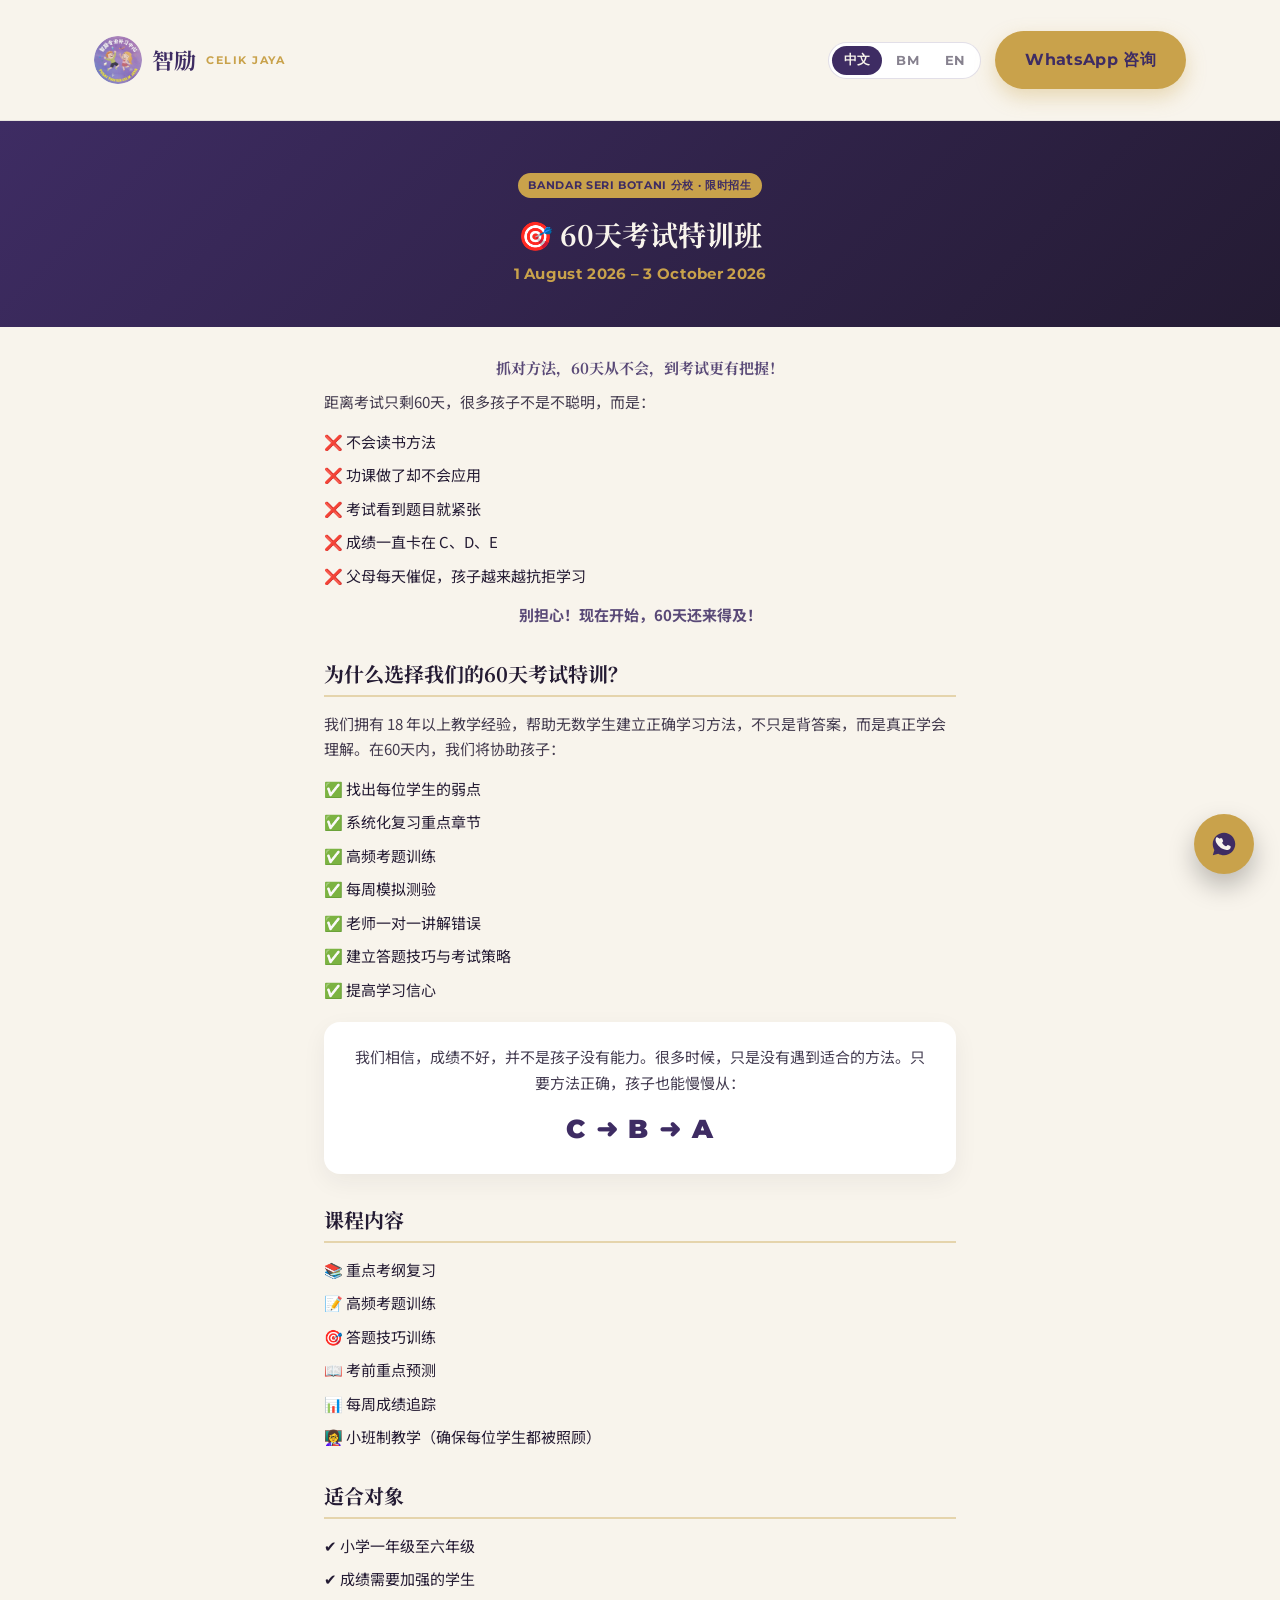
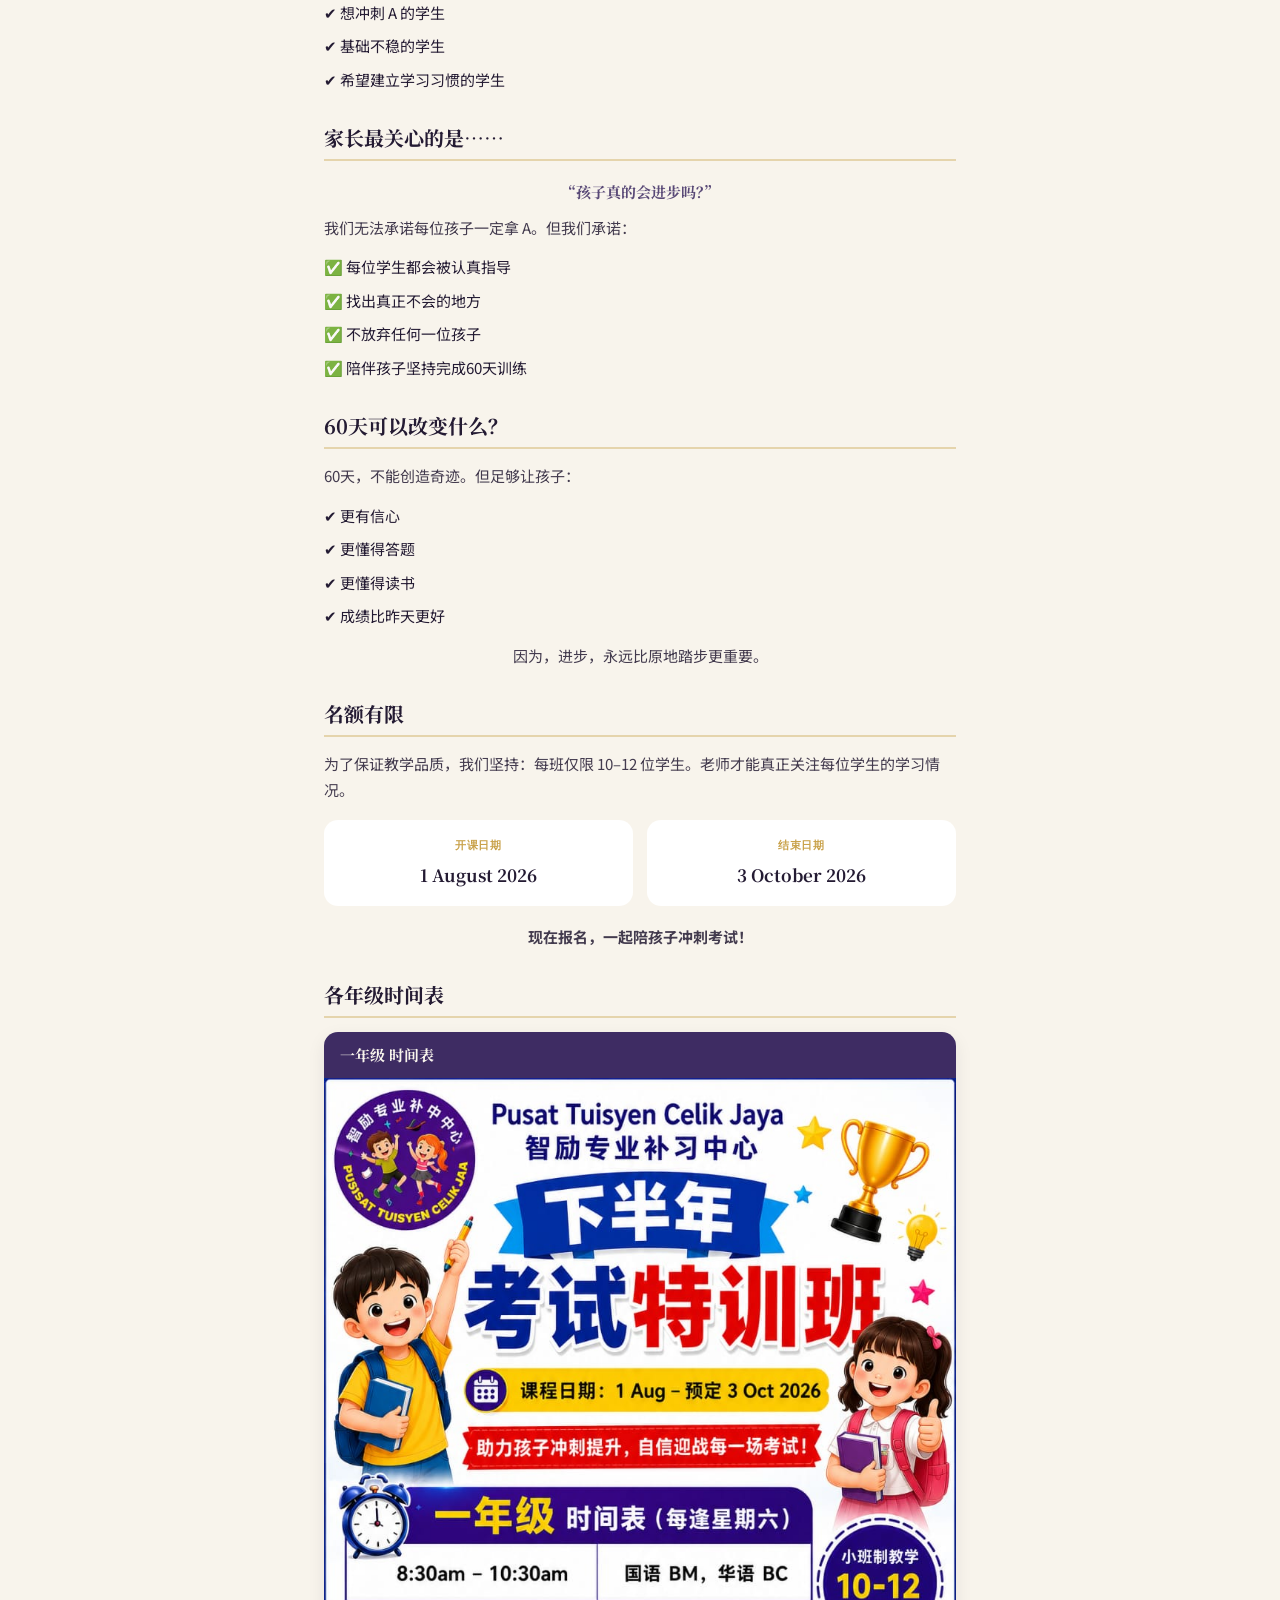
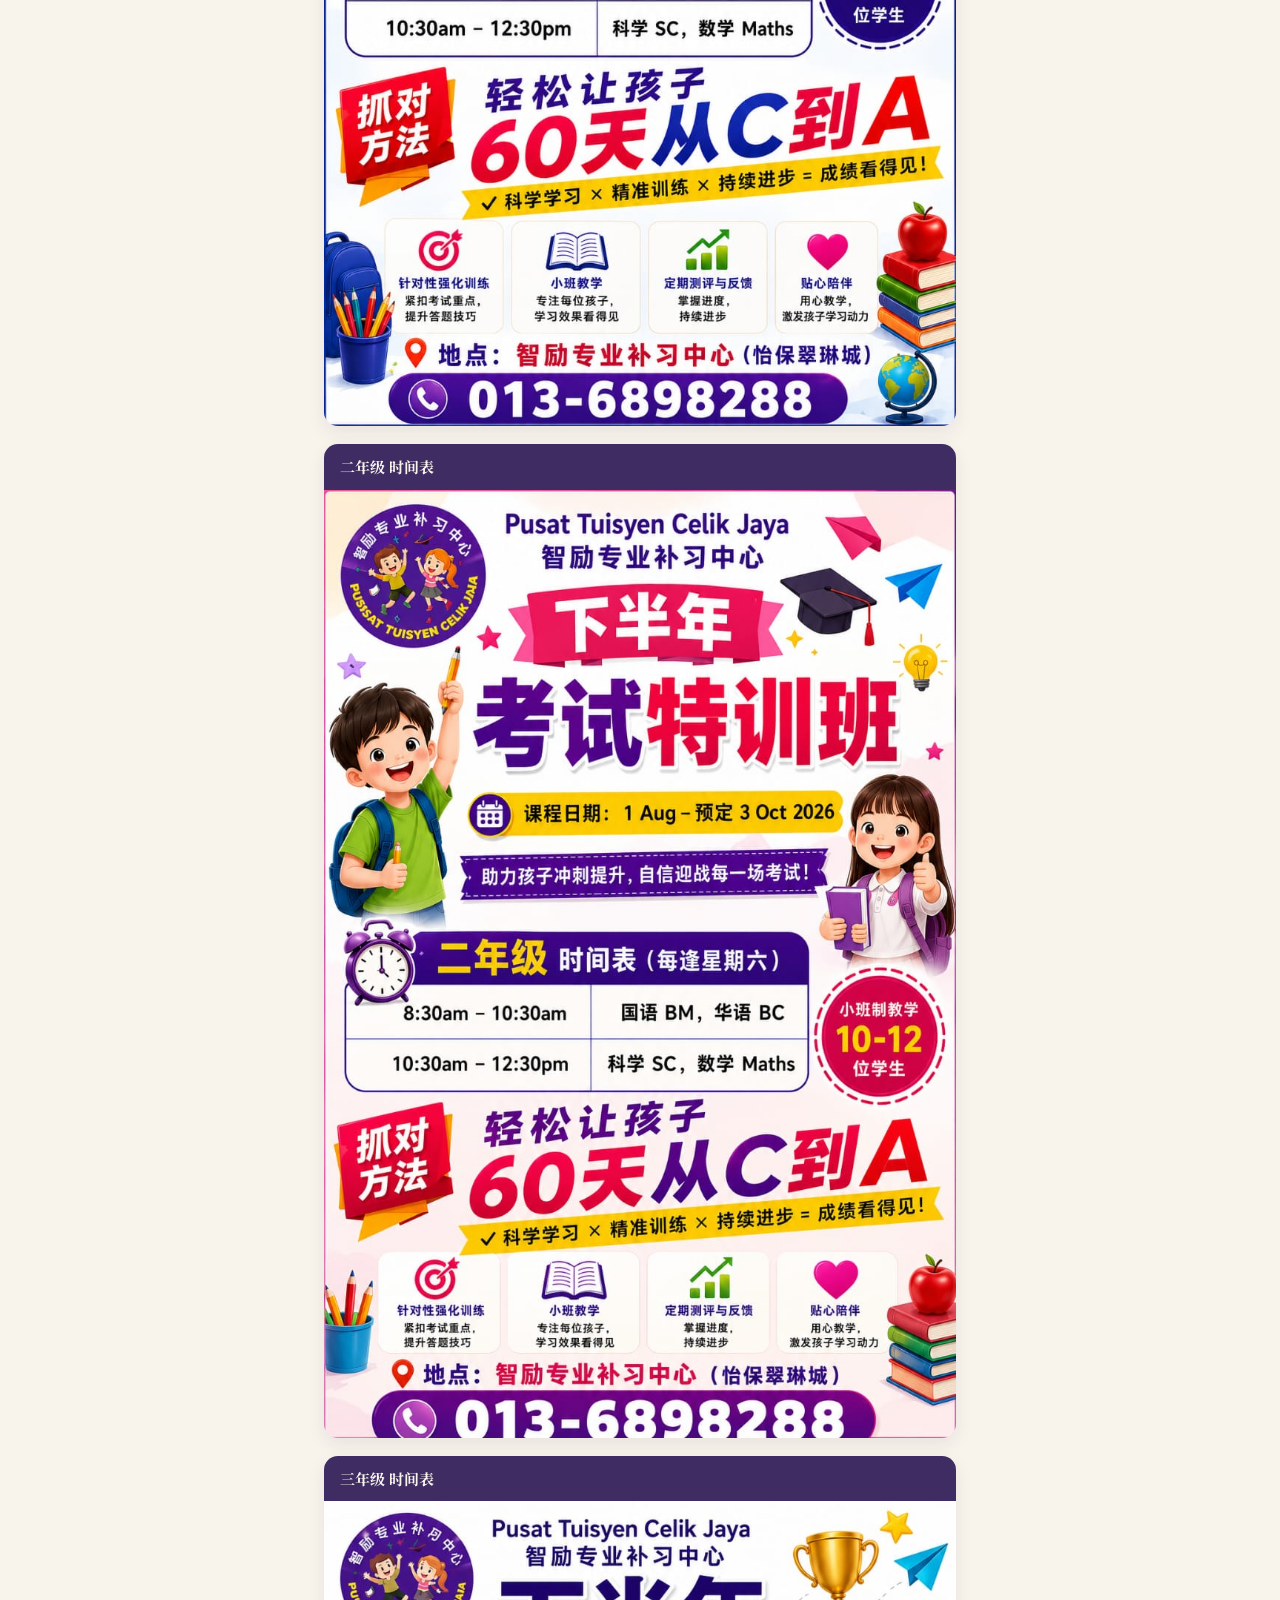
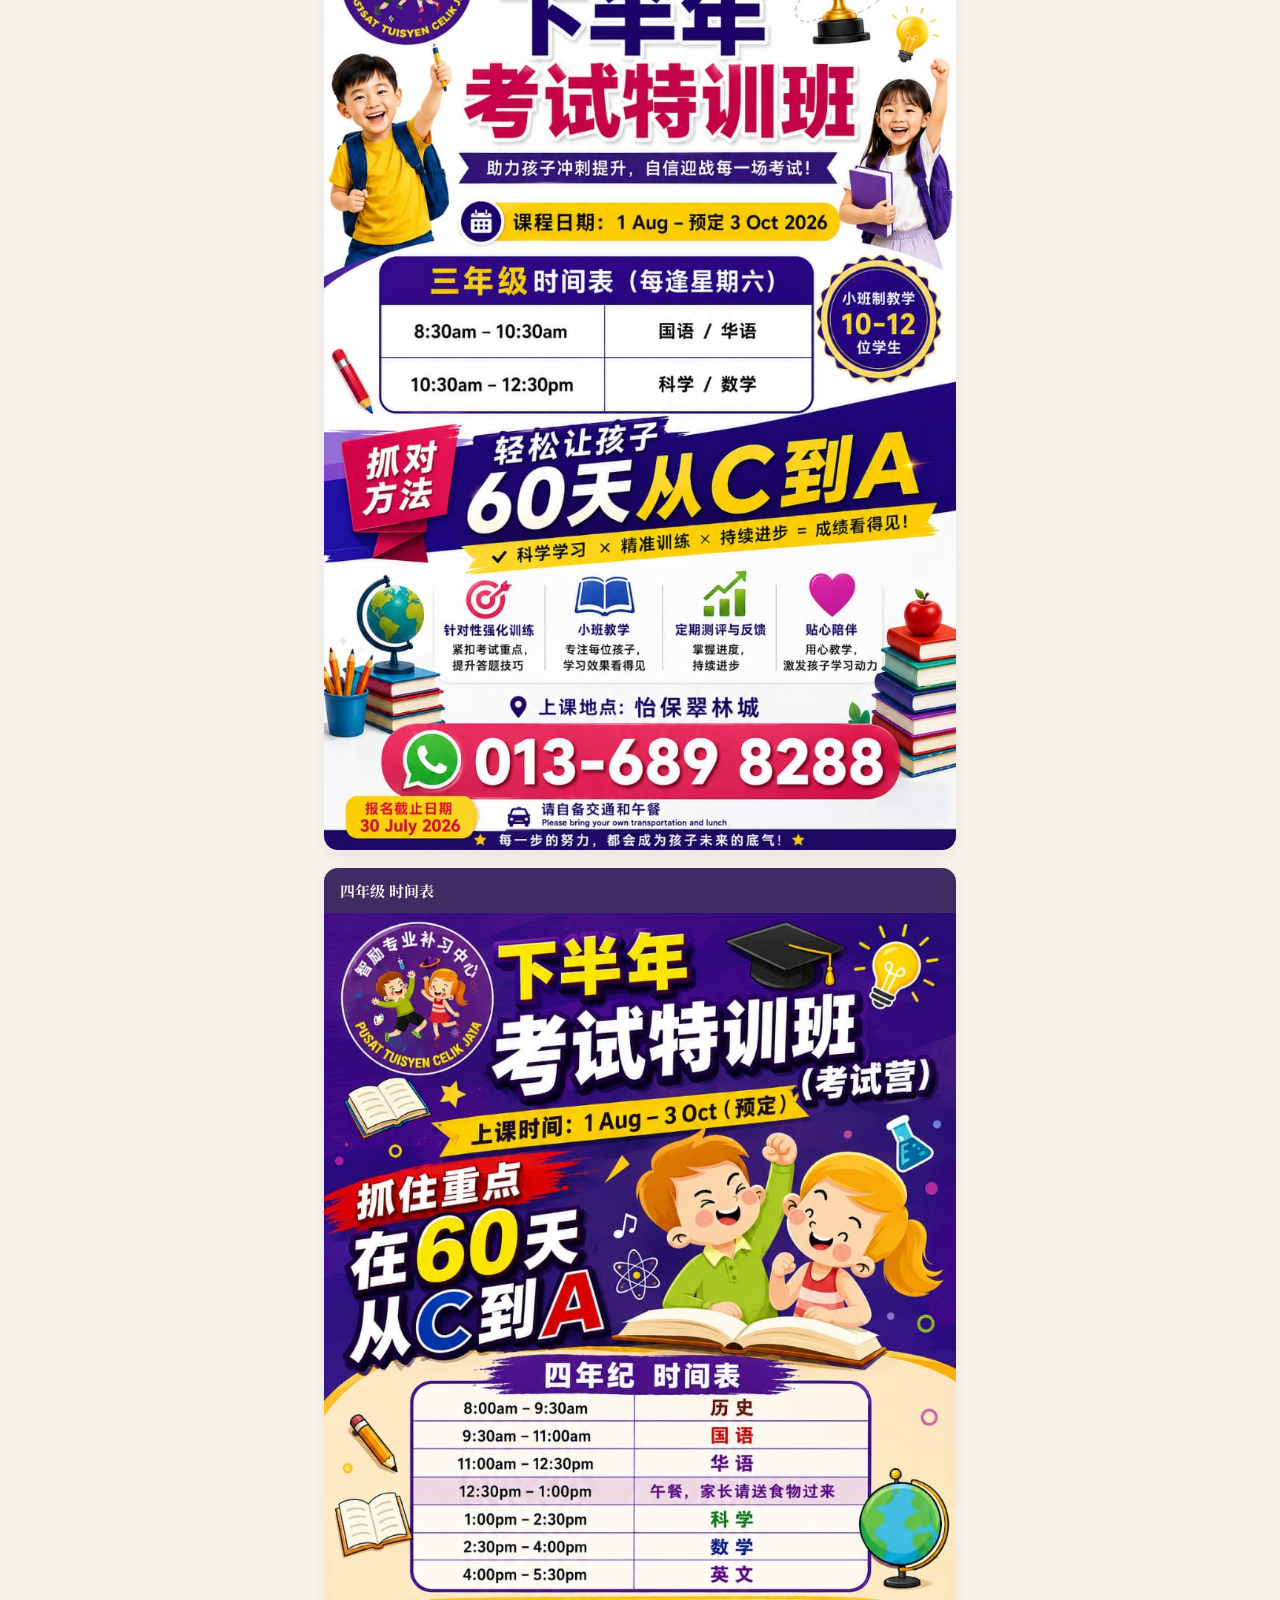
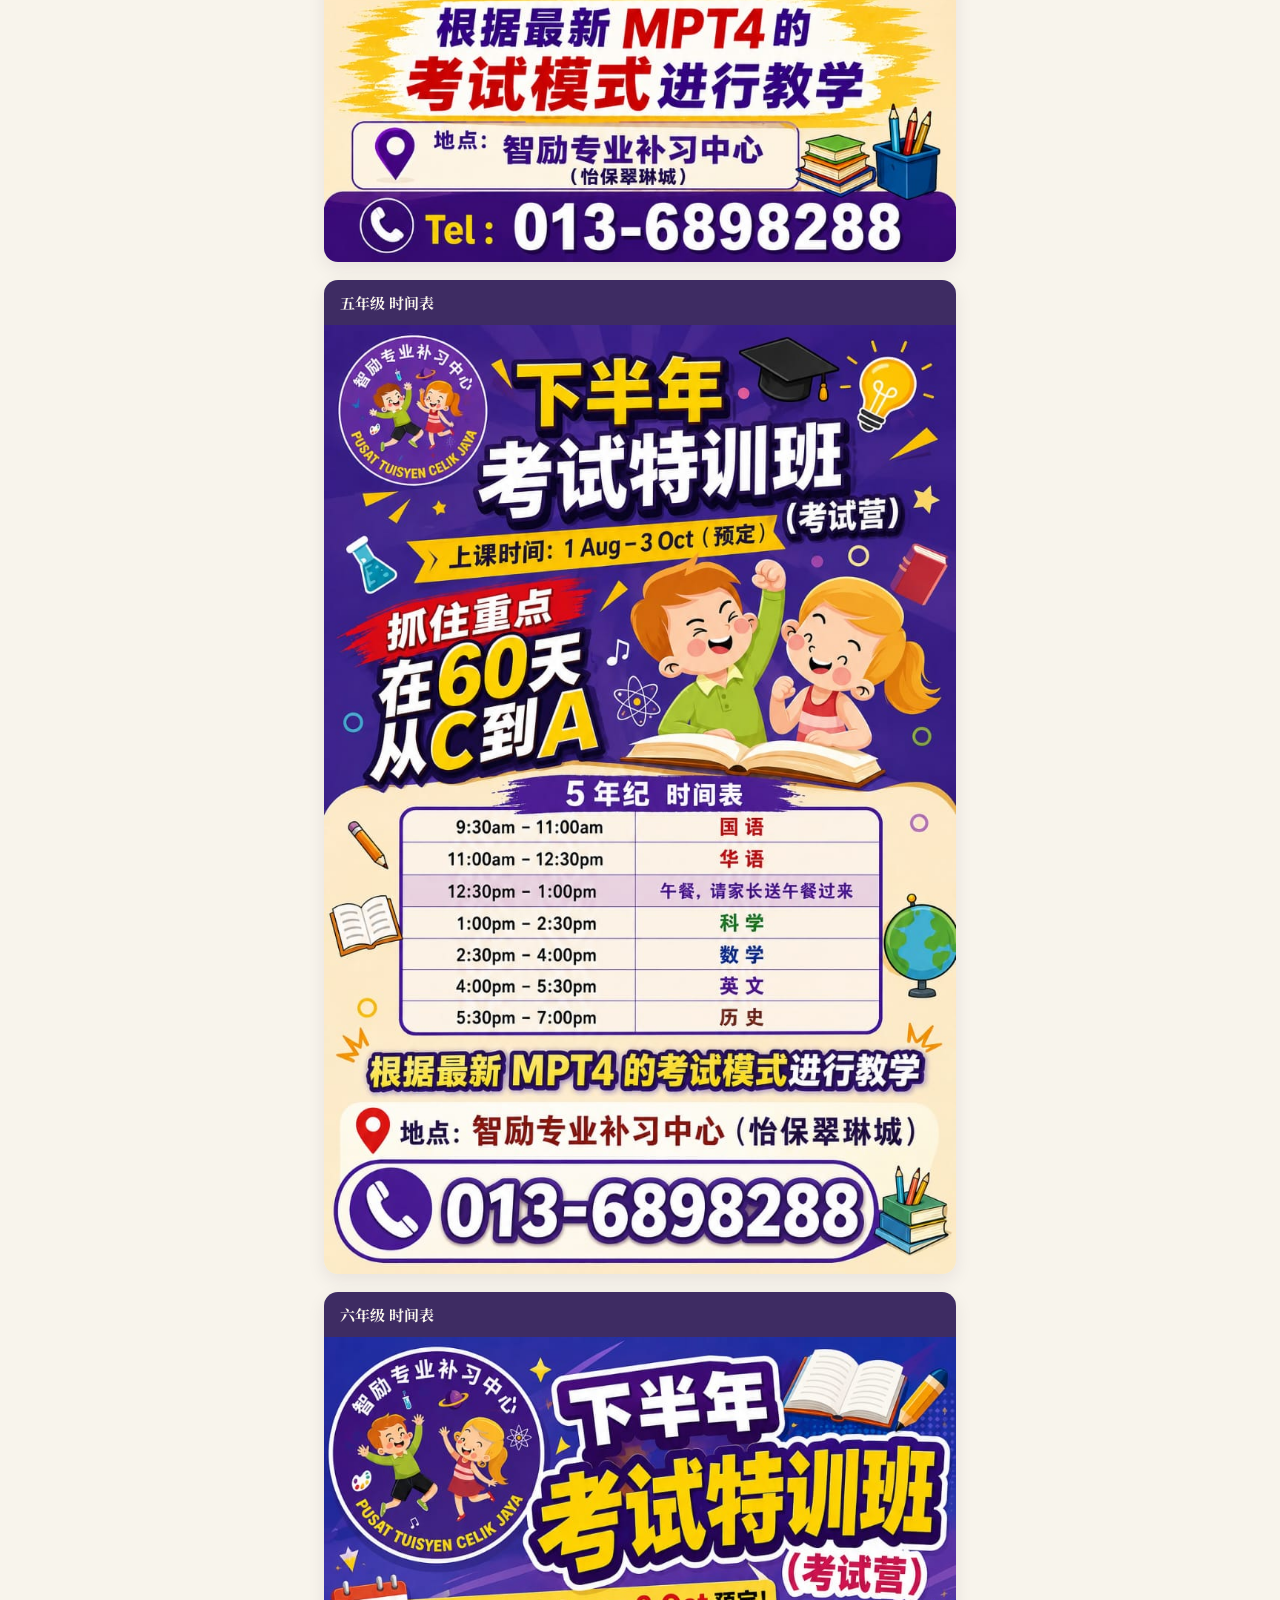
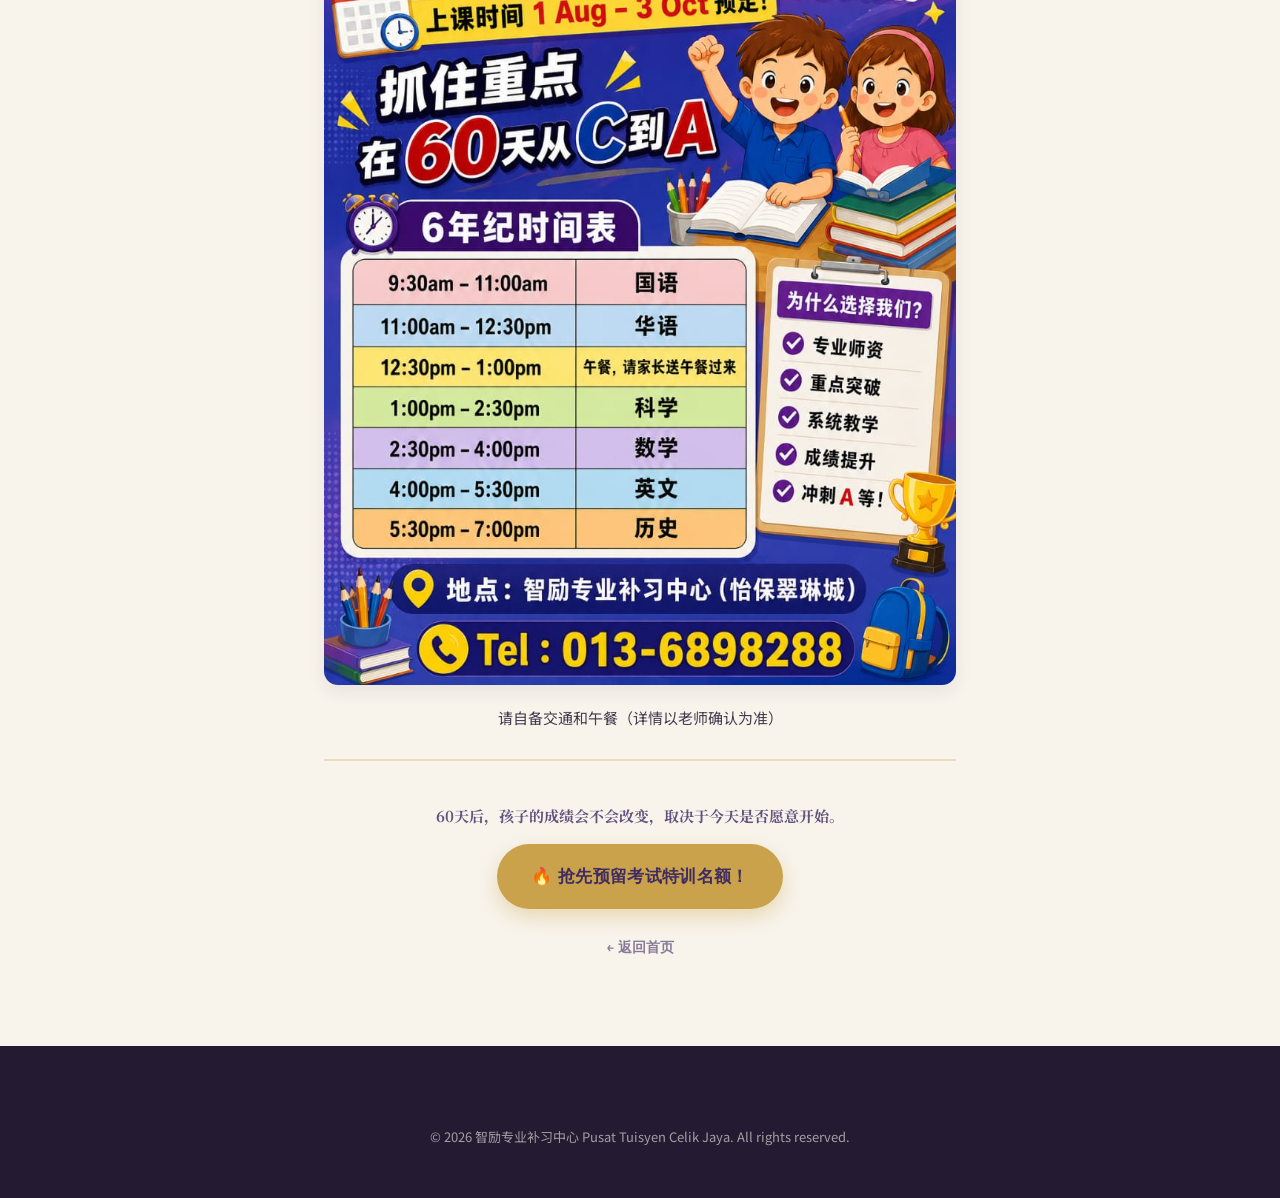
<file: intensive/index.html>
<!doctype html>
<html lang="zh">
<head>
<meta charset="UTF-8" />
<meta name="viewport" content="width=device-width, initial-scale=1.0" />
<title data-i18n="intensive_title">60天小学考试特训班｜智励专业补习中心</title>
<meta name="description" data-i18n-content="intensive_desc" content="智励专业补习中心 Bandar Seri Botani 分校，60天小学考试特训班，一年级至六年级，小班 10–12 人，即刻 WhatsApp 预留名额。" />
<meta name="robots" content="index, follow" />
<link rel="canonical" href="https://celikjayaeducation.com.my/intensive/" />
<meta property="og:type" content="website" />
<meta property="og:site_name" content="智励专业补习中心 Pusat Tuisyen Celik Jaya" />
<meta property="og:title" content="60天小学考试特训班｜智励专业补习中心" />
<meta property="og:description" content="智励专业补习中心 Bandar Seri Botani 分校，60天小学考试特训班，一年级至六年级，小班 10–12 人，即刻 WhatsApp 预留名额。" />
<meta property="og:url" content="https://celikjayaeducation.com.my/intensive/" />
<meta property="og:image" content="https://celikjayaeducation.com.my/assets/img/logo.jpg" />
<meta property="og:locale" content="zh_CN" />
<meta name="twitter:card" content="summary_large_image" />
<link rel="preconnect" href="https://fonts.googleapis.com" />
<link href="https://fonts.googleapis.com/css2?family=Noto+Serif+SC:wght@600;700&family=Noto+Sans+SC:wght@400;500;700&family=Montserrat:wght@400;600;700&display=swap" rel="stylesheet" />
<link rel="stylesheet" href="/css/style.css" />
</head>
<body>

<header class="site-header intensive-header">
<div class="container">
<a href="/" class="logo"><img src="/assets/img/logo.jpg" alt="智励专业补习中心 Pusat Tuisyen Celik Jaya" />智励 <span class="logo-sub">Celik Jaya</span></a>
<div class="intensive-header-actions">
<div class="lang-switch">
<button type="button" class="lang-btn" data-lang="zh">中文</button>
<button type="button" class="lang-btn" data-lang="bm">BM</button>
<button type="button" class="lang-btn" data-lang="en">EN</button>
</div>
<a href="https://wa.me/60136898288?text=%E6%88%91%E6%9C%89%E5%85%B4%E8%B6%A3%E8%80%83%E8%AF%95%E7%89%B9%E8%AE%AD%E7%8F%AD" class="btn btn-primary" target="_blank" rel="noopener" data-i18n="header_wa">WhatsApp 咨询</a>
</div>
</div>
</header>

<div class="intensive-hero-wrap">
<div class="examcamp-hero">
<span class="examcamp-badge" data-i18n="ec_badge">Bandar Seri Botani 分校 · 限时招生</span>
<h1 style="font-family:'Noto Serif SC',serif; font-size:28px; color:var(--bg); margin:10px 0 8px;" data-i18n="ec_title">🎯 60天考试特训班</h1>
<div class="examcamp-dates">1 August 2026 – 3 October 2026</div>
</div>
</div>

<div class="examcamp-body intensive-body">
<p class="examcamp-lede" data-i18n="ec_lede">抓对方法，60天从不会，到考试更有把握！</p>

<p data-i18n="ec_pain_intro">距离考试只剩60天，很多孩子不是不聪明，而是：</p>
<ul class="examcamp-pain">
<li data-i18n="ec_pain1">❌ 不会读书方法</li>
<li data-i18n="ec_pain2">❌ 功课做了却不会应用</li>
<li data-i18n="ec_pain3">❌ 考试看到题目就紧张</li>
<li data-i18n="ec_pain4">❌ 成绩一直卡在 C、D、E</li>
<li data-i18n="ec_pain5">❌ 父母每天催促，孩子越来越抗拒学习</li>
</ul>
<p style="text-align:center; font-weight:700; color:var(--primary);" data-i18n="ec_encourage">别担心！现在开始，60天还来得及！</p>

<h2 style="font-size:20px; margin:32px 0 14px; padding-bottom:8px; border-bottom:2px solid rgba(201,162,75,0.4);" data-i18n="ec_why_title">为什么选择我们的60天考试特训？</h2>
<p data-i18n="ec_why_desc">我们拥有 18 年以上教学经验，帮助无数学生建立正确学习方法，不只是背答案，而是真正学会理解。在60天内，我们将协助孩子：</p>
<ul class="examcamp-check">
<li data-i18n="ec_why1">✅ 找出每位学生的弱点</li>
<li data-i18n="ec_why2">✅ 系统化复习重点章节</li>
<li data-i18n="ec_why3">✅ 高频考题训练</li>
<li data-i18n="ec_why4">✅ 每周模拟测验</li>
<li data-i18n="ec_why5">✅ 老师一对一讲解错误</li>
<li data-i18n="ec_why6">✅ 建立答题技巧与考试策略</li>
<li data-i18n="ec_why7">✅ 提高学习信心</li>
</ul>

<div class="examcamp-highlight">
<p style="margin-bottom:12px;" data-i18n="ec_highlight">我们相信，成绩不好，并不是孩子没有能力。很多时候，只是没有遇到适合的方法。只要方法正确，孩子也能慢慢从：</p>
<div class="arrow-progress">C ➜ B ➜ A</div>
</div>

<h2 style="font-size:20px; margin:32px 0 14px; padding-bottom:8px; border-bottom:2px solid rgba(201,162,75,0.4);" data-i18n="ec_content_title">课程内容</h2>
<ul class="examcamp-check">
<li data-i18n="ec_content1">📚 重点考纲复习</li>
<li data-i18n="ec_content2">📝 高频考题训练</li>
<li data-i18n="ec_content3">🎯 答题技巧训练</li>
<li data-i18n="ec_content4">📖 考前重点预测</li>
<li data-i18n="ec_content5">📊 每周成绩追踪</li>
<li data-i18n="ec_content6">👩‍🏫 小班制教学（确保每位学生都被照顾）</li>
</ul>

<h2 style="font-size:20px; margin:32px 0 14px; padding-bottom:8px; border-bottom:2px solid rgba(201,162,75,0.4);" data-i18n="ec_suit_title">适合对象</h2>
<ul class="examcamp-check">
<li data-i18n="ec_suit1">✔ 小学一年级至六年级</li>
<li data-i18n="ec_suit2">✔ 成绩需要加强的学生</li>
<li data-i18n="ec_suit3">✔ 想冲刺 A 的学生</li>
<li data-i18n="ec_suit4">✔ 基础不稳的学生</li>
<li data-i18n="ec_suit5">✔ 希望建立学习习惯的学生</li>
</ul>

<h2 style="font-size:20px; margin:32px 0 14px; padding-bottom:8px; border-bottom:2px solid rgba(201,162,75,0.4);" data-i18n="ec_parents_title">家长最关心的是……</h2>
<p class="examcamp-quote" data-i18n="ec_quote1">"孩子真的会进步吗？"</p>
<p data-i18n="ec_parents_desc">我们无法承诺每位孩子一定拿 A。但我们承诺：</p>
<ul class="examcamp-check">
<li data-i18n="ec_promise1">✅ 每位学生都会被认真指导</li>
<li data-i18n="ec_promise2">✅ 找出真正不会的地方</li>
<li data-i18n="ec_promise3">✅ 不放弃任何一位孩子</li>
<li data-i18n="ec_promise4">✅ 陪伴孩子坚持完成60天训练</li>
</ul>

<h2 style="font-size:20px; margin:32px 0 14px; padding-bottom:8px; border-bottom:2px solid rgba(201,162,75,0.4);" data-i18n="ec_60days_title">60天可以改变什么？</h2>
<p data-i18n="ec_60days_desc">60天，不能创造奇迹。但足够让孩子：</p>
<ul class="examcamp-check">
<li data-i18n="ec_change1">✔ 更有信心</li>
<li data-i18n="ec_change2">✔ 更懂得答题</li>
<li data-i18n="ec_change3">✔ 更懂得读书</li>
<li data-i18n="ec_change4">✔ 成绩比昨天更好</li>
</ul>
<p style="text-align:center;" data-i18n="ec_change_footer">因为，进步，永远比原地踏步更重要。</p>

<h2 style="font-size:20px; margin:32px 0 14px; padding-bottom:8px; border-bottom:2px solid rgba(201,162,75,0.4);" data-i18n="ec_limited_title">名额有限</h2>
<p data-i18n="ec_limited_desc">为了保证教学品质，我们坚持：每班仅限 10–12 位学生。老师才能真正关注每位学生的学习情况。</p>

<div class="examcamp-facts">
<div class="examcamp-fact"><span class="label" data-i18n="ec_fact_start_label">开课日期</span><span class="value">1 August 2026</span></div>
<div class="examcamp-fact"><span class="label" data-i18n="ec_fact_end_label">结束日期</span><span class="value">3 October 2026</span></div>
</div>
<p style="text-align:center; font-weight:700;" data-i18n="ec_enroll_now">现在报名，一起陪孩子冲刺考试！</p>

<h2 style="font-size:20px; margin:32px 0 14px; padding-bottom:8px; border-bottom:2px solid rgba(201,162,75,0.4);" data-i18n="ec_grades_title">各年级时间表</h2>

<div class="examcamp-grade-photo">
<div class="examcamp-grade-label" data-i18n="ec_grade1">一年级 时间表</div>
<img src="/assets/img/examcamp/year-1.jpg" alt="一年级 60天考试特训班时间表" loading="lazy" />
</div>
<div class="examcamp-grade-photo">
<div class="examcamp-grade-label" data-i18n="ec_grade2">二年级 时间表</div>
<img src="/assets/img/examcamp/year-2.jpg" alt="二年级 60天考试特训班时间表" loading="lazy" />
</div>
<div class="examcamp-grade-photo">
<div class="examcamp-grade-label" data-i18n="ec_grade3">三年级 时间表</div>
<img src="/assets/img/examcamp/year-3.jpg" alt="三年级 60天考试特训班时间表" loading="lazy" />
</div>
<div class="examcamp-grade-photo">
<div class="examcamp-grade-label" data-i18n="ec_grade4">四年级 时间表</div>
<img src="/assets/img/examcamp/year-4.jpg" alt="四年级 60天考试特训班时间表" loading="lazy" />
</div>
<div class="examcamp-grade-photo">
<div class="examcamp-grade-label" data-i18n="ec_grade5">五年级 时间表</div>
<img src="/assets/img/examcamp/year-5.jpg" alt="五年级 60天考试特训班时间表" loading="lazy" />
</div>
<div class="examcamp-grade-photo">
<div class="examcamp-grade-label" data-i18n="ec_grade6">六年级 时间表</div>
<img src="/assets/img/examcamp/year-6.jpg" alt="六年级 60天考试特训班时间表" loading="lazy" />
</div>

<p class="schedule-note" data-i18n="ec_deadline_note">请自备交通和午餐（详情以老师确认为准）</p>

<div class="examcamp-final-cta">
<p class="examcamp-quote" data-i18n="ec_final_quote">60天后，孩子的成绩会不会改变，取决于今天是否愿意开始。</p>
<a href="https://wa.me/60136898288?text=%E6%88%91%E6%9C%89%E5%85%B4%E8%B6%A3%E8%80%83%E8%AF%95%E7%89%B9%E8%AE%AD%E7%8F%AD" class="btn btn-primary" target="_blank" rel="noopener" data-i18n="ec_final_btn">🔥 抢先预留考试特训名额！</a>
<p style="margin-top:24px;"><a href="/" class="intensive-back" data-i18n="back_home">← 返回首页</a></p>
</div>
</div>

<footer class="site-footer">
<div class="container" style="text-align:center; padding:20px 0;">
<div class="footer-bottom" style="border-top:none; padding-top:0;">© 2026 智励专业补习中心 Pusat Tuisyen Celik Jaya. All rights reserved.</div>
</div>
</footer>

<a class="wa-float" href="https://wa.me/60136898288?text=%E6%88%91%E6%9C%89%E5%85%B4%E8%B6%A3%E8%80%83%E8%AF%95%E7%89%B9%E8%AE%AD%E7%8F%AD" target="_blank" rel="noopener" aria-label="WhatsApp 联系我们">
<svg viewBox="0 0 32 32" fill="none"><path d="M16 4C9.4 4 4 9.4 4 16c0 2.3.6 4.4 1.7 6.3L4 28l5.9-1.6c1.8 1 3.9 1.6 6.1 1.6 6.6 0 12-5.4 12-12S22.6 4 16 4z" fill="#3E2C63"/><path d="M11.5 10.5c.3-.6.6-.6 1-.6h.8c.3 0 .6.1.8.6.3.6.9 2 .9 2.1.1.2.1.4 0 .6-.1.2-.2.3-.3.5-.2.2-.4.4-.5.6-.2.2-.3.4-.1.7.4.7 1 1.4 1.7 2 .7.6 1.4 1 2.2 1.3.3.1.5.1.7-.1.2-.2.7-.8.9-1 .2-.3.4-.2.7-.1.3.1 1.9.9 2.2 1 .3.2.5.2.6.4.1.2.1 1-.3 2-.4.9-2 1.7-2.8 1.8-.7.1-1.6.2-4.9-1-3.9-1.6-6.4-5.4-6.6-5.7-.2-.3-1.5-2-1.5-3.9 0-1.8 1-2.7 1.3-3.1z" fill="#F8F4EC"/></svg>
</a>

<script src="/js/i18n.js"></script>
</body>
</html>
</file>
<file: css/style.css>
/* ===== Brand tokens (see brand.md) ===== */
:root {
  --primary: #3E2C63;   /* 深紫 Deep Plum */
  --bg: #F8F4EC;        /* 米白 Ivory */
  --accent: #C9A24B;    /* 暖金 Warm Gold */
  --text: #241B33;      /* 深炭紫 Charcoal Plum */
  --white: #ffffff;
  --max-width: 1140px;
}

* { margin: 0; padding: 0; box-sizing: border-box; }

html { scroll-behavior: smooth; }

body {
  font-family: "Noto Sans SC", "Montserrat", sans-serif;
  background: var(--bg);
  color: var(--text);
  line-height: 1.7;
  overflow-x: hidden;
}

h1, h2, h3, .serif {
  font-family: "Noto Serif SC", serif;
  font-weight: 700;
  color: var(--text);
  line-height: 1.35;
}

a { text-decoration: none; color: inherit; }
img { max-width: 100%; display: block; }

.container {
  max-width: var(--max-width);
  margin: 0 auto;
  padding: 0 24px;
}

/* ===== Buttons ===== */
.btn {
  display: inline-flex;
  align-items: center;
  gap: 10px;
  padding: 15px 30px;
  border-radius: 999px;
  font-family: "Montserrat", sans-serif;
  font-weight: 700;
  font-size: 16px;
  letter-spacing: 0.02em;
  transition: transform 0.15s ease, box-shadow 0.15s ease;
  cursor: pointer;
  border: none;
}
.btn:hover { transform: translateY(-2px); }

.btn-primary {
  background: var(--accent);
  color: var(--primary);
  box-shadow: 0 8px 20px rgba(201, 162, 75, 0.35);
}
.btn-outline {
  background: transparent;
  color: var(--white);
  border: 2px solid var(--white);
}
.btn-outline.dark {
  color: var(--primary);
  border: 2px solid var(--primary);
}

/* ===== Header ===== */
.site-header {
  position: sticky;
  top: 0;
  z-index: 100;
  background: var(--bg);
  border-bottom: 1px solid rgba(36, 27, 51, 0.08);
}
.site-header .container {
  display: flex;
  align-items: center;
  justify-content: space-between;
  height: 84px;
}
.logo {
  font-family: "Noto Serif SC", serif;
  font-weight: 700;
  font-size: 22px;
  color: var(--primary);
  display: flex;
  align-items: center;
  gap: 10px;
}
.logo .logo-sub {
  font-family: "Montserrat", sans-serif;
  font-size: 11px;
  letter-spacing: 0.14em;
  color: var(--accent);
  text-transform: uppercase;
  display: block;
  font-weight: 700;
}
.logo img { height: 48px; width: auto; border-radius: 50%; }

.main-nav { display: flex; align-items: center; gap: 36px; }
.main-nav a {
  font-family: "Montserrat", sans-serif;
  font-weight: 600;
  font-size: 15px;
  color: var(--text);
  position: relative;
  padding: 6px 0;
}
.main-nav a.active { color: var(--primary); }
.main-nav a.active::after {
  content: "";
  position: absolute; left: 0; bottom: -4px;
  width: 100%; height: 2px; background: var(--accent);
}
.header-cta { display: flex; align-items: center; gap: 20px; }
.header-cta .btn { padding: 11px 22px; font-size: 14px; }

/* ===== Language switcher ===== */
.lang-switch {
  display: flex;
  align-items: center;
  gap: 2px;
  background: var(--white);
  border: 1px solid rgba(62,44,99,0.15);
  border-radius: 999px;
  padding: 3px;
}
.lang-btn {
  font-family: "Montserrat", sans-serif;
  font-weight: 700;
  font-size: 12.5px;
  letter-spacing: 0.02em;
  color: var(--text);
  opacity: 0.55;
  background: transparent;
  border: none;
  border-radius: 999px;
  padding: 6px 12px;
  cursor: pointer;
  transition: background 0.15s ease, opacity 0.15s ease, color 0.15s ease;
  white-space: nowrap;
}
.lang-btn:hover { opacity: 0.85; }
.lang-btn.active {
  background: var(--primary);
  color: var(--bg);
  opacity: 1;
}
.lang-switch-mobile {
  display: none;
}

.nav-toggle {
  display: none;
  flex-direction: column;
  gap: 5px;
  background: none; border: none; cursor: pointer;
  padding: 8px;
}
.nav-toggle span { width: 26px; height: 3px; background: var(--primary); border-radius: 2px; }

/* ===== Hero ===== */
.hero {
  padding: 70px 0 40px;
}
.hero .container {
  display: grid;
  grid-template-columns: 1.05fr 0.95fr;
  align-items: center;
  gap: 50px;
}
.hero-eyebrow {
  font-family: "Montserrat", sans-serif;
  font-weight: 700;
  font-size: 14px;
  letter-spacing: 0.18em;
  color: var(--accent);
  text-transform: uppercase;
  margin-bottom: 18px;
}
.hero h1 { font-size: 44px; margin-bottom: 20px; }
.hero p.lead { font-size: 19px; color: var(--text); opacity: 0.85; margin-bottom: 30px; max-width: 520px; }
.hero-actions { display: flex; gap: 16px; flex-wrap: wrap; }
.hero-media img { border-radius: 24px; box-shadow: 0 24px 50px rgba(62,44,99,0.15); }

/* ===== Trust strip ===== */
.trust-strip {
  background: var(--primary);
  color: var(--bg);
  padding: 22px 0;
}
.trust-strip .container {
  display: flex;
  justify-content: space-between;
  flex-wrap: wrap;
  gap: 16px;
  font-family: "Montserrat", sans-serif;
  font-weight: 600;
  font-size: 15px;
  text-align: center;
}
.trust-strip span { color: var(--accent); margin-right: 8px; }

/* ===== Sections ===== */
.section { padding: 90px 0; }
.section.tight { padding: 60px 0; }
.section-head { text-align: center; max-width: 680px; margin: 0 auto 56px; }
.section-eyebrow {
  font-family: "Montserrat", sans-serif;
  font-weight: 700;
  font-size: 13px;
  letter-spacing: 0.18em;
  color: var(--accent);
  text-transform: uppercase;
  margin-bottom: 14px;
}
.section h2 { font-size: 34px; margin-bottom: 16px; }
.section-head p { opacity: 0.8; font-size: 17px; }

.bg-alt { background: var(--white); }
.bg-primary { background: var(--primary); color: var(--bg); }
.bg-primary h2, .bg-primary h3 { color: var(--bg); }

/* ===== Cards grid ===== */
.grid {
  display: grid;
  grid-template-columns: repeat(4, 1fr);
  gap: 26px;
}
.grid.cols-3 { grid-template-columns: repeat(3, 1fr); }
.grid.cols-2 { grid-template-columns: repeat(2, 1fr); }

.card {
  background: var(--white);
  border-radius: 20px;
  padding: 34px 26px;
  box-shadow: 0 10px 30px rgba(36,27,51,0.06);
  border: 1px solid rgba(36,27,51,0.05);
}
.card .icon-disc {
  width: 64px; height: 64px;
  border-radius: 50%;
  background: var(--primary);
  display: flex; align-items: center; justify-content: center;
  margin-bottom: 18px;
}
.card .icon-disc svg { width: 32px; height: 32px; }
.card h3 { font-size: 19px; margin-bottom: 10px; }
.card p { font-size: 15px; opacity: 0.8; }

/* ===== Branch cards (with photo) ===== */
.branch-card {
  padding: 0;
  overflow: hidden;
  display: flex;
  flex-direction: column;
}
.branch-photo {
  width: 100%;
  height: 190px;
  object-fit: cover;
  display: block;
  background: var(--primary);
}
.branch-photo-fallback {
  width: 100%;
  height: 190px;
  background: linear-gradient(135deg, var(--primary), #241B33);
  display: flex;
  align-items: center;
  justify-content: center;
}
.branch-photo-fallback svg { width: 46px; height: 46px; opacity: 0.9; }
.branch-body { padding: 24px 26px 28px; display: flex; flex-direction: column; flex: 1; }
.branch-body h3 { font-size: 19px; margin-bottom: 6px; }
.branch-tag {
  font-family: "Montserrat", sans-serif;
  font-weight: 700;
  font-size: 12px;
  letter-spacing: 0.06em;
  text-transform: uppercase;
  color: var(--accent);
  margin-bottom: 12px;
}
.branch-meta { font-size: 14.5px; opacity: 0.85; margin-bottom: 6px; line-height: 1.6; }
.branch-meta strong { font-weight: 700; opacity: 1; }
.branch-body .btn { align-self: flex-start; }
.branch-actions { margin-top: auto; display: flex; flex-wrap: wrap; gap: 10px; padding-top: 18px; }
.branch-actions .btn { margin-top: 0 !important; font-size: 14.5px; padding: 13px 20px; }
.region-head {
  font-family: "Montserrat", sans-serif;
  font-size: 15px;
  letter-spacing: 0.12em;
  text-transform: uppercase;
  color: var(--primary);
  margin-bottom: 20px;
  padding-bottom: 12px;
  border-bottom: 2px solid rgba(201,162,75,0.4);
}

/* ===== Anchor scroll offset (single-page landing) ===== */
section[id], #schedule-terengganu, #schedule-perak { scroll-margin-top: 96px; }

/* ===== Why-us reasons grid ===== */
.reason-grid {
  display: grid;
  grid-template-columns: repeat(2, 1fr);
  gap: 22px 44px;
  max-width: 960px;
  margin: 0 auto;
}
.reason-item { display: flex; gap: 16px; align-items: flex-start; }
.reason-check { display: none; }
.reason-item h3 { font-size: 17px; margin-bottom: 4px; }
.reason-item p { font-size: 14.5px; opacity: 0.8; line-height: 1.6; }
@media (max-width: 720px) {
  .reason-grid { grid-template-columns: 1fr; gap: 20px; }
}

/* ===== Schedule table ===== */
.schedule-wrap {
  overflow-x: auto;
  border-radius: 20px;
  box-shadow: 0 10px 30px rgba(36,27,51,0.06);
  border: 1px solid rgba(36,27,51,0.05);
}
.schedule-table {
  width: 100%;
  border-collapse: collapse;
  background: var(--white);
  min-width: 640px;
  font-size: 15px;
}
.schedule-table caption {
  caption-side: top;
  text-align: left;
  font-family: "Montserrat", sans-serif;
  font-weight: 700;
  font-size: 12px;
  letter-spacing: 0.1em;
  text-transform: uppercase;
  color: var(--accent);
  background: var(--bg);
  padding: 16px 26px;
}
.schedule-table thead th {
  background: var(--primary);
  color: var(--bg);
  font-family: "Montserrat", sans-serif;
  font-weight: 700;
  font-size: 13px;
  letter-spacing: 0.04em;
  text-align: left;
  padding: 16px 20px;
}
.schedule-table tbody td {
  padding: 18px 20px;
  border-bottom: 1px solid rgba(36,27,51,0.07);
  vertical-align: top;
}
.schedule-table tbody tr:last-child td { border-bottom: none; }
.schedule-table tbody tr:nth-child(even) { background: rgba(201,162,75,0.05); }
.schedule-table .sch-branch { font-weight: 700; font-family: "Noto Serif SC", serif; }
.schedule-table .sch-tag {
  display: inline-block;
  font-family: "Montserrat", sans-serif;
  font-weight: 700;
  font-size: 11px;
  letter-spacing: 0.05em;
  text-transform: uppercase;
  color: var(--accent);
  margin-top: 4px;
}
.schedule-table .sch-hours { line-height: 1.6; }
.schedule-note { text-align: center; font-size: 14px; opacity: 0.7; margin-top: 20px; }

/* ===== Video ===== */
.video-wrap {
  max-width: 360px;
  margin: 0 auto;
  border-radius: 24px;
  overflow: hidden;
  box-shadow: 0 24px 50px rgba(62,44,99,0.22);
  background: var(--primary);
  line-height: 0;
}
.video-wrap video {
  width: 100%;
  height: auto;
  display: block;
  aspect-ratio: 464 / 832;
  object-fit: cover;
  background: var(--primary);
}

/* ===== CTA banner ===== */
.cta-banner {
  background: var(--primary);
  border-radius: 28px;
  padding: 56px 48px;
  display: flex;
  align-items: center;
  justify-content: space-between;
  gap: 30px;
  flex-wrap: wrap;
  color: var(--bg);
}
.cta-banner h2 { color: var(--bg); font-size: 28px; margin-bottom: 8px; }
.cta-banner p { opacity: 0.85; }

/* ===== Footer ===== */
.site-footer {
  background: var(--text);
  color: var(--bg);
  padding: 60px 0 30px;
}
.footer-grid {
  display: grid;
  grid-template-columns: 1.4fr 1fr 1fr;
  gap: 40px;
  margin-bottom: 40px;
}
.footer-grid h4 {
  font-family: "Montserrat", sans-serif;
  font-size: 14px;
  letter-spacing: 0.1em;
  text-transform: uppercase;
  color: var(--accent);
  margin-bottom: 16px;
}
.footer-grid p, .footer-grid a { opacity: 0.85; font-size: 15px; display: block; margin-bottom: 10px; }
.footer-logo { width: 72px; height: 72px; border-radius: 50%; margin-bottom: 16px; opacity: 1; }
.footer-bottom {
  border-top: 1px solid rgba(248,244,236,0.15);
  padding-top: 22px;
  text-align: center;
  font-size: 13px;
  opacity: 0.6;
}

/* ===== Exam camp promo teaser (branch card) ===== */
.examcamp-teaser {
  margin-top: 16px;
  padding: 16px 18px;
  border-radius: 14px;
  background: linear-gradient(135deg, var(--primary), #241B33);
  color: var(--bg);
  cursor: pointer;
  border: none;
  width: 100%;
  text-align: left;
  font-family: inherit;
  display: block;
  position: relative;
  overflow: hidden;
}
.examcamp-teaser:hover { transform: translateY(-2px); }
.examcamp-teaser::after {
  content: "";
  position: absolute; top: 0; right: 0; bottom: 0;
  width: 90px;
  background: radial-gradient(circle at 100% 50%, rgba(201,162,75,0.35), transparent 70%);
}
.examcamp-badge {
  display: inline-block;
  font-family: "Montserrat", sans-serif;
  font-weight: 700;
  font-size: 11px;
  letter-spacing: 0.06em;
  text-transform: uppercase;
  color: var(--primary);
  background: var(--accent);
  padding: 3px 10px;
  border-radius: 999px;
  margin-bottom: 8px;
}
.examcamp-teaser h4 {
  font-family: "Noto Serif SC", serif;
  font-weight: 700;
  font-size: 17px;
  margin-bottom: 4px;
  color: var(--bg);
}
.examcamp-teaser p {
  font-size: 13px;
  opacity: 0.85;
  margin-bottom: 8px;
}
.examcamp-teaser .examcamp-cta-hint {
  font-family: "Montserrat", sans-serif;
  font-weight: 700;
  font-size: 13px;
  color: var(--accent);
  display: inline-flex;
  align-items: center;
  gap: 6px;
}

/* ===== Exam camp detail modal ===== */
.examcamp-modal-box {
  background: var(--bg);
  border-radius: 20px;
  max-width: 680px;
  width: 100%;
  max-height: 90vh;
  overflow-y: auto;
  padding: 0;
  position: relative;
  box-shadow: 0 30px 70px rgba(0,0,0,0.4);
}
.examcamp-hero {
  background: linear-gradient(135deg, var(--primary), #241B33);
  color: var(--bg);
  padding: 40px 32px 28px;
  border-radius: 20px 20px 0 0;
  text-align: center;
}
.examcamp-hero .examcamp-badge { background: var(--accent); color: var(--primary); }
.examcamp-hero h2 {
  font-family: "Noto Serif SC", serif;
  font-size: 28px;
  color: var(--bg);
  margin: 10px 0 8px;
}
.examcamp-hero .examcamp-dates {
  font-family: "Montserrat", sans-serif;
  font-weight: 700;
  font-size: 15px;
  color: var(--accent);
  letter-spacing: 0.02em;
}
.examcamp-body { padding: 8px 32px 36px; }
.examcamp-lede {
  font-family: "Noto Serif SC", serif;
  font-weight: 700;
  font-size: 19px;
  text-align: center;
  color: var(--primary);
  margin: 22px 0 18px;
  line-height: 1.5;
}
.examcamp-body h3 {
  font-size: 20px;
  margin: 32px 0 14px;
  padding-bottom: 8px;
  border-bottom: 2px solid rgba(201,162,75,0.4);
}
.examcamp-body p { font-size: 15px; opacity: 0.85; margin-bottom: 10px; }
.examcamp-pain, .examcamp-check {
  list-style: none;
  margin: 14px 0;
  display: grid;
  gap: 8px;
}
.examcamp-pain li, .examcamp-check li {
  font-size: 15px;
  display: flex;
  gap: 8px;
  align-items: flex-start;
}
.examcamp-highlight {
  background: var(--white);
  border-radius: 16px;
  padding: 22px 24px;
  margin: 20px 0;
  box-shadow: 0 8px 24px rgba(36,27,51,0.06);
  text-align: center;
}
.examcamp-highlight .arrow-progress {
  font-family: "Montserrat", sans-serif;
  font-weight: 900;
  font-size: 26px;
  color: var(--primary);
  letter-spacing: 0.05em;
}
.examcamp-quote {
  font-family: "Noto Serif SC", serif;
  font-size: 17px;
  font-weight: 700;
  color: var(--primary);
  text-align: center;
  margin: 18px 0;
}
.examcamp-facts {
  display: grid;
  grid-template-columns: 1fr 1fr;
  gap: 14px;
  margin: 18px 0;
}
.examcamp-fact {
  background: var(--white);
  border-radius: 14px;
  padding: 16px 18px;
  text-align: center;
}
.examcamp-fact .label {
  font-family: "Montserrat", sans-serif;
  font-weight: 700;
  font-size: 11px;
  letter-spacing: 0.08em;
  text-transform: uppercase;
  color: var(--accent);
  display: block;
  margin-bottom: 6px;
}
.examcamp-fact .value { font-family: "Noto Serif SC", serif; font-weight: 700; font-size: 17px; }
.examcamp-grade-table {
  width: 100%;
  border-collapse: collapse;
  background: var(--white);
  border-radius: 14px;
  overflow: hidden;
  margin-bottom: 18px;
  box-shadow: 0 6px 18px rgba(36,27,51,0.05);
}
.examcamp-grade-table caption {
  caption-side: top;
  text-align: left;
  font-family: "Noto Serif SC", serif;
  font-weight: 700;
  font-size: 16px;
  color: var(--white);
  background: var(--primary);
  padding: 12px 18px;
}
.examcamp-grade-table td {
  padding: 11px 18px;
  font-size: 14px;
  border-bottom: 1px solid rgba(36,27,51,0.06);
}
.examcamp-grade-table tr:last-child td { border-bottom: none; }
.examcamp-grade-table td:first-child {
  font-family: "Montserrat", sans-serif;
  font-weight: 700;
  color: var(--accent);
  white-space: nowrap;
  width: 38%;
}
.examcamp-grade-photo {
  border-radius: 14px;
  overflow: hidden;
  margin-bottom: 18px;
  box-shadow: 0 6px 18px rgba(36,27,51,0.08);
}
.examcamp-grade-label {
  background: var(--primary);
  color: var(--bg);
  font-family: "Noto Serif SC", serif;
  font-weight: 700;
  font-size: 15px;
  padding: 10px 16px;
}
.examcamp-grade-photo img { width: 100%; display: block; }

/* ===== Gallery (校园实况) ===== */
.gallery-grid {
  display: grid;
  grid-template-columns: repeat(3, 1fr);
  gap: 22px;
}
.gallery-grid img {
  width: 100%;
  height: 260px;
  object-fit: cover;
  border-radius: 18px;
  box-shadow: 0 14px 34px rgba(36,27,51,0.14);
  display: block;
}
@media (max-width: 900px) {
  .gallery-grid { grid-template-columns: 1fr; }
  .gallery-grid img { height: 320px; }
}

.examcamp-final-cta {
  text-align: center;
  margin-top: 28px;
  padding-top: 24px;
  border-top: 2px solid rgba(201,162,75,0.3);
}
.examcamp-final-cta p { font-size: 15px; opacity: 0.8; margin-bottom: 16px; }
.examcamp-final-cta .btn { font-size: 17px; padding: 18px 34px; }

/* ===== Standalone exam-camp landing page (/intensive) ===== */
.intensive-hero-wrap {
  background: linear-gradient(135deg, var(--primary), #241B33);
}
.intensive-hero-wrap .examcamp-hero {
  max-width: 680px;
  margin: 0 auto;
  border-radius: 0;
  background: transparent;
  padding: 48px 24px 40px;
}
.intensive-body {
  max-width: 680px;
  margin: 0 auto;
  padding: 8px 24px 70px;
}
.intensive-header {
  padding: 18px 0;
}
.intensive-header .container {
  display: flex;
  align-items: center;
  justify-content: space-between;
  gap: 16px;
  flex-wrap: wrap;
}
.intensive-back {
  font-family: "Montserrat", sans-serif;
  font-weight: 600;
  font-size: 14px;
  color: var(--primary);
  opacity: 0.75;
}
.intensive-back:hover { opacity: 1; }
.intensive-header-actions { display: flex; align-items: center; gap: 14px; }
@media (max-width: 560px) {
  .intensive-header .container { gap: 10px; }
  .intensive-header-actions { gap: 8px; }
  .intensive-header-actions .btn-primary { padding: 9px 14px; font-size: 12px; white-space: nowrap; }
  .intensive-header .logo .logo-sub { display: none; }
}

/* ===== Timetable lightbox ===== */
.timetable-modal {
  display: none;
  position: fixed;
  inset: 0;
  z-index: 500;
  background: rgba(36,27,51,0.82);
  align-items: center;
  justify-content: center;
  padding: 24px;
}
.timetable-modal.open { display: flex; }
.timetable-modal-box {
  background: var(--white);
  border-radius: 20px;
  max-width: 520px;
  width: 100%;
  max-height: 88vh;
  overflow-y: auto;
  padding: 20px;
  position: relative;
  box-shadow: 0 30px 70px rgba(0,0,0,0.4);
}
.timetable-modal-close {
  position: absolute;
  top: 14px; right: 14px;
  width: 36px; height: 36px;
  border-radius: 50%;
  background: var(--primary);
  color: var(--bg);
  border: none;
  font-size: 20px;
  line-height: 1;
  cursor: pointer;
  display: flex; align-items: center; justify-content: center;
  z-index: 2;
}
.timetable-modal-title {
  font-family: "Noto Serif SC", serif;
  font-weight: 700;
  font-size: 19px;
  color: var(--primary);
  margin: 6px 46px 16px 6px;
}
.timetable-modal-img {
  width: 100%;
  border-radius: 12px;
  display: block;
  background: linear-gradient(135deg, var(--primary), #241B33);
  min-height: 200px;
}
.timetable-modal-fallback {
  width: 100%;
  min-height: 220px;
  border-radius: 12px;
  background: linear-gradient(135deg, var(--primary), #241B33);
  display: flex;
  flex-direction: column;
  align-items: center;
  justify-content: center;
  gap: 14px;
  color: var(--bg);
  text-align: center;
  padding: 30px;
}
.timetable-modal-fallback svg { width: 44px; height: 44px; opacity: 0.9; }
.timetable-modal-fallback p { font-size: 14.5px; opacity: 0.85; max-width: 320px; }
.timetable-modal-cta {
  margin-top: 20px;
  text-align: center;
}

/* ===== WhatsApp floating button ===== */
.wa-float {
  position: fixed;
  bottom: 26px;
  right: 26px;
  z-index: 200;
  width: 60px; height: 60px;
  border-radius: 50%;
  background: #C9A24B;
  display: flex; align-items: center; justify-content: center;
  box-shadow: 0 12px 26px rgba(0,0,0,0.25);
}
.wa-float svg { width: 30px; height: 30px; }

/* ===== Page hero (non-home) ===== */
.page-hero {
  padding: 56px 0 0;
}
.page-hero .container {
  display: grid;
  grid-template-columns: 1fr 1fr;
  align-items: center;
  gap: 40px;
}
.page-hero h1 { font-size: 38px; margin-bottom: 16px; }
.page-hero img { border-radius: 24px; }

/* ===== Responsive ===== */
@media (max-width: 900px) {
  .hero .container, .page-hero .container { grid-template-columns: 1fr; }
  .hero-media, .page-hero img { order: -1; }
  .grid, .grid.cols-3 { grid-template-columns: repeat(2, 1fr); }
  .footer-grid { grid-template-columns: 1fr 1fr; }
}

@media (max-width: 720px) {
  .site-header .container { height: 64px; }
  .logo { font-size: 18px; gap: 6px; white-space: nowrap; }
  .logo .logo-sub { display: none; }
  .main-nav { display: none; }
  .nav-toggle { display: flex; }
  .header-cta { gap: 8px; }
  .header-cta .btn.outline-header { display: none; }
  .header-cta .btn-primary { padding: 9px 14px; font-size: 12px; white-space: nowrap; }
  .header-cta > .lang-switch { display: none; }
  .lang-switch-mobile { display: flex; margin-bottom: 6px; }
  .site-header.open .main-nav {
    display: flex;
    flex-direction: column;
    position: absolute;
    top: 64px; left: 0; right: 0;
    background: var(--bg);
    padding: 20px 24px 28px;
    gap: 18px;
    border-bottom: 1px solid rgba(36,27,51,0.08);
  }
  .hero h1 { font-size: 32px; }
  .hero p.lead { font-size: 17px; }
  .grid, .grid.cols-3, .grid.cols-2 { grid-template-columns: 1fr; }
  .footer-grid { grid-template-columns: 1fr; }
  .cta-banner { flex-direction: column; text-align: center; padding: 40px 28px; }
  .trust-strip .container { flex-direction: column; align-items: center; }
  .section { padding: 60px 0; }
}
</file>
